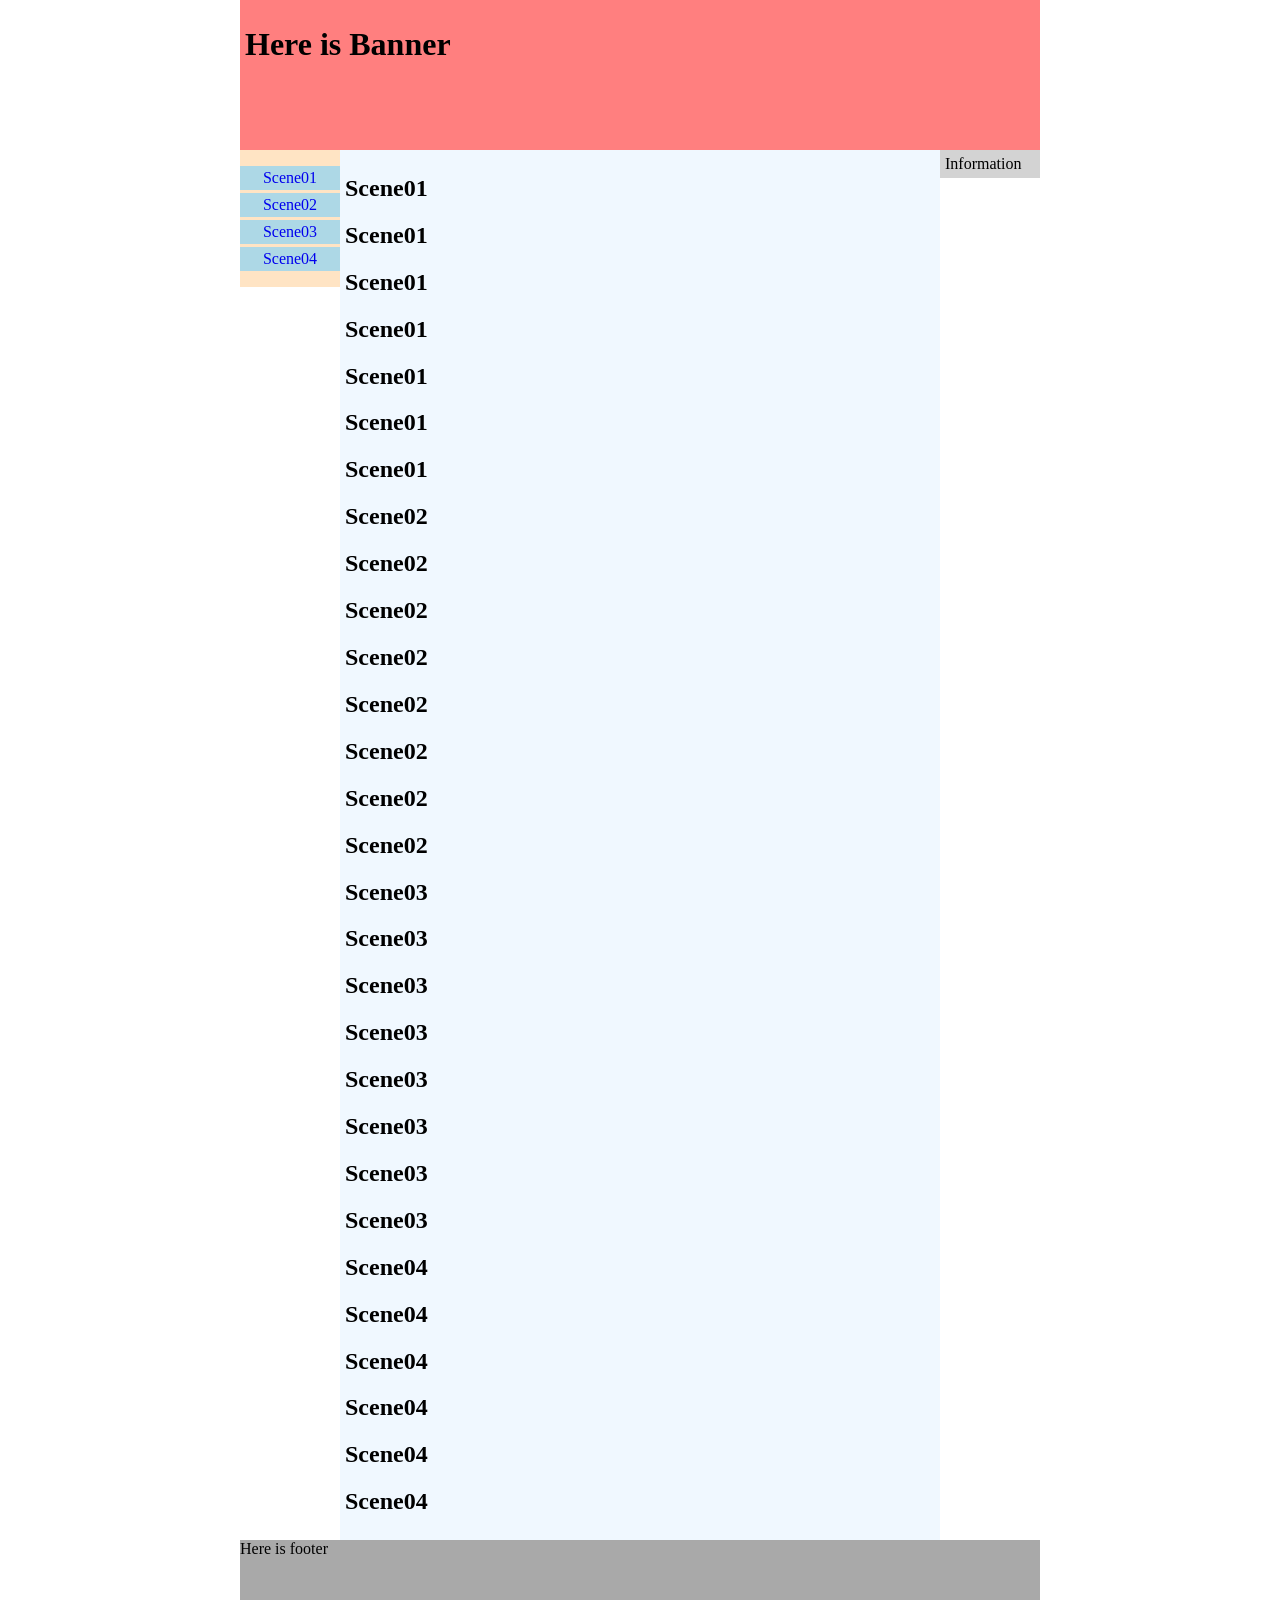
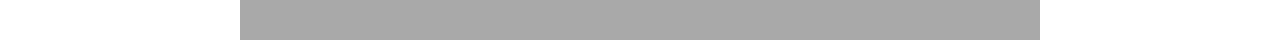
<file: as02/index.html>
<!DOCTYPE html>
<html>

<head>
    <title>My first Hand-Made Webpage</title>
    <meta name="viewport" content="width=device-width, initial-scale=1.0">
    <link rel="stylesheet" href="style.css">
    <!-- <style>
        #scene01, #scene02{
            color: red;
            text-align:center;
        }
    </style> -->
</head>

<body>
    <div id="wrapper">

        <div id="banner">
            <div class="text-container">
                <h1>Here is Banner</h1>
            </div>
        </div>
        <div id="banner-placeholder">&nbsp;</div>
        <div class="container">
            <div id="nav">
                <ul>
                    <li><a href="#scene01">Scene01</a></li>
                    <li><a href="#scene02">Scene02</a></li>
                    <li><a href="#scene03">Scene03</a></li>
                    <li><a href="#scene04">Scene04</a></li>
                </ul>
            </div>
            <div id="nav-placeholder">&nbsp;</div>
            <div id="content">
                <div class="text-container">
                    <section id="scene01">
                        <h1>Scene01</h1>
                        <h1>Scene01</h1>
                        <h1>Scene01</h1>
                        <h1>Scene01</h1>
                        <h1>Scene01</h1>
                        <h1>Scene01</h1>
                        <h1>Scene01</h1>
                    </section>
                    <section id="scene02">
                        <h1>Scene02</h1>
                        <h1>Scene02</h1>
                        <h1>Scene02</h1>
                        <h1>Scene02</h1>
                        <h1>Scene02</h1>
                        <h1>Scene02</h1>
                        <h1>Scene02</h1>
                        <h1>Scene02</h1>
                    </section>
                    <section id="scene03">
                        <h1>Scene03</h1>
                        <h1>Scene03</h1>
                        <h1>Scene03</h1>
                        <h1>Scene03</h1>
                        <h1>Scene03</h1>
                        <h1>Scene03</h1>
                        <h1>Scene03</h1>
                        <h1>Scene03</h1>
                    </section>
                    <section id="scene04">
                        <h1>Scene04</h1>
                        <h1>Scene04</h1>
                        <h1>Scene04</h1>
                        <h1>Scene04</h1>
                        <h1>Scene04</h1>
                        <h1>Scene04</h1>
                    </section>
                </div>
            </div>
            <div id="supporting">
                <div class="text-container">
                    Information
                </div>
            </div>
        </div>
        <div id="footer">Here is footer</div>
    </div> <!-- end of #wrapper -->
</body>

</html>
</file>
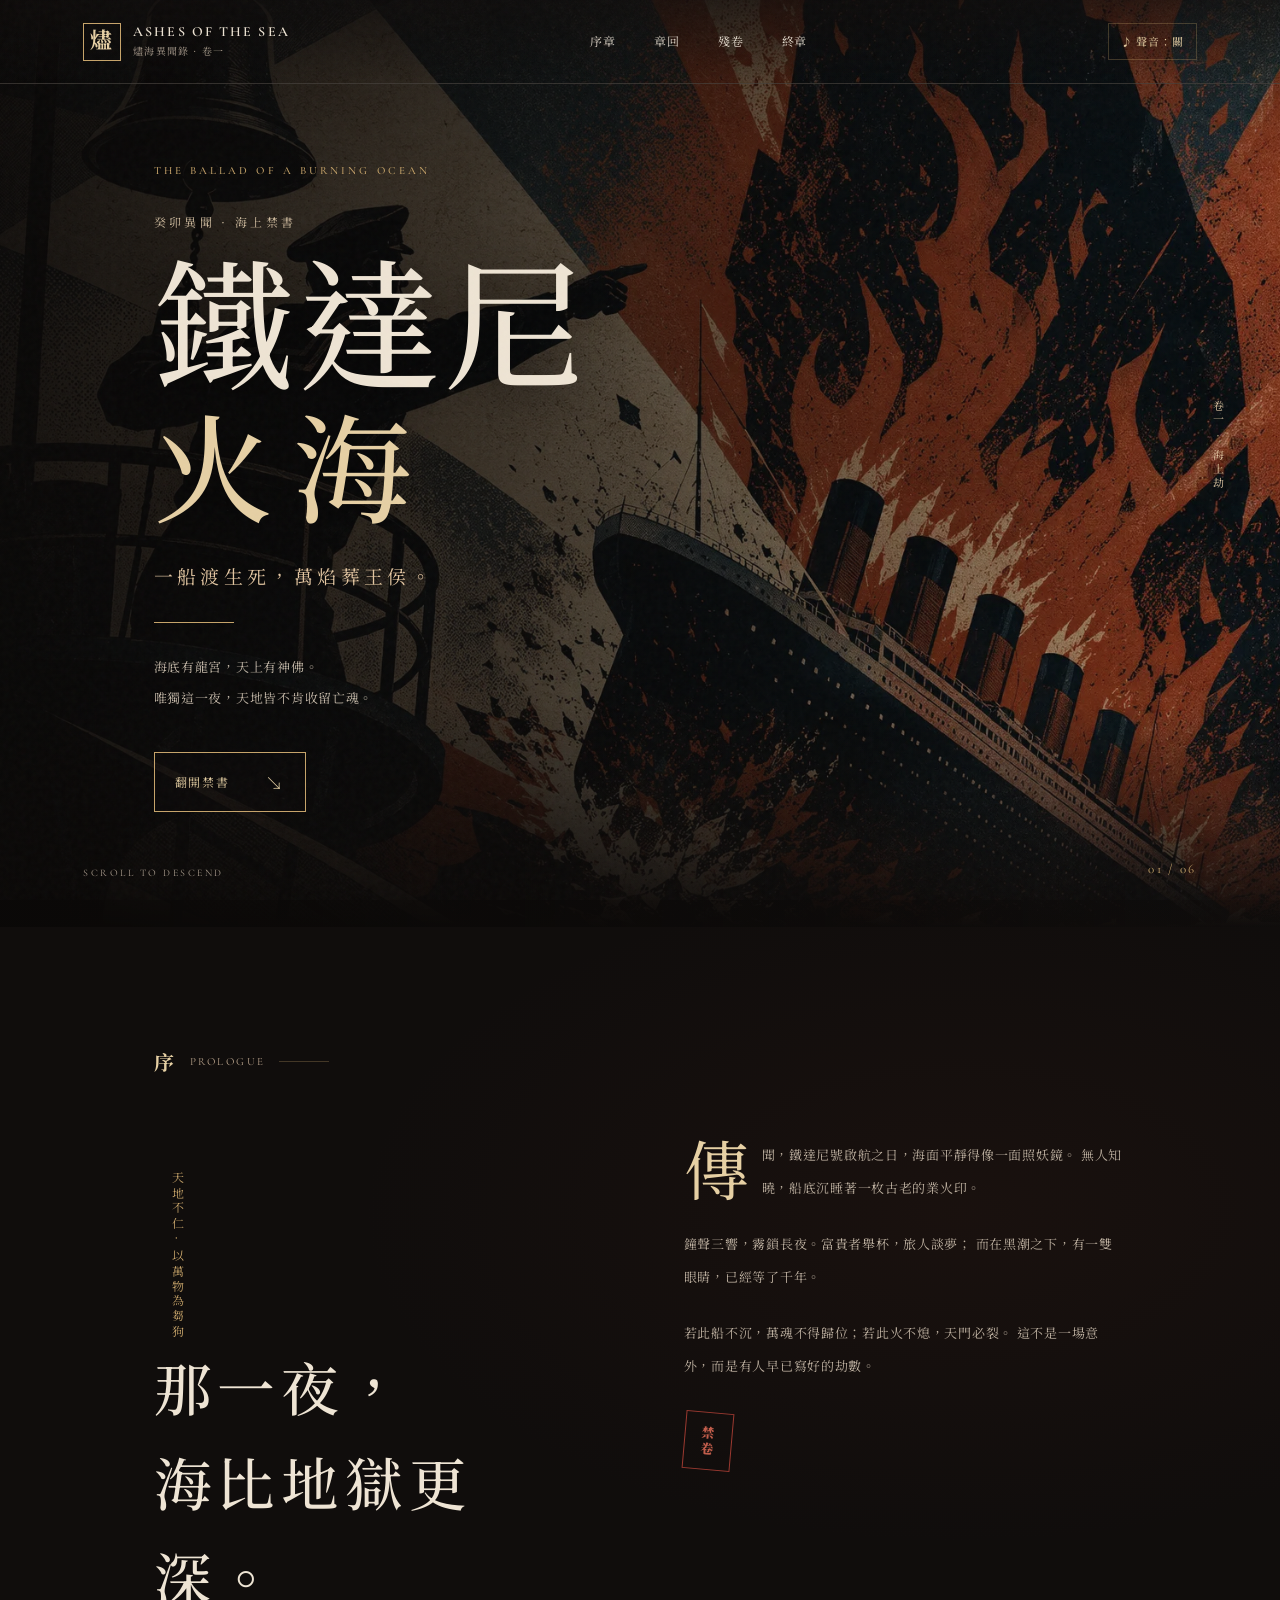
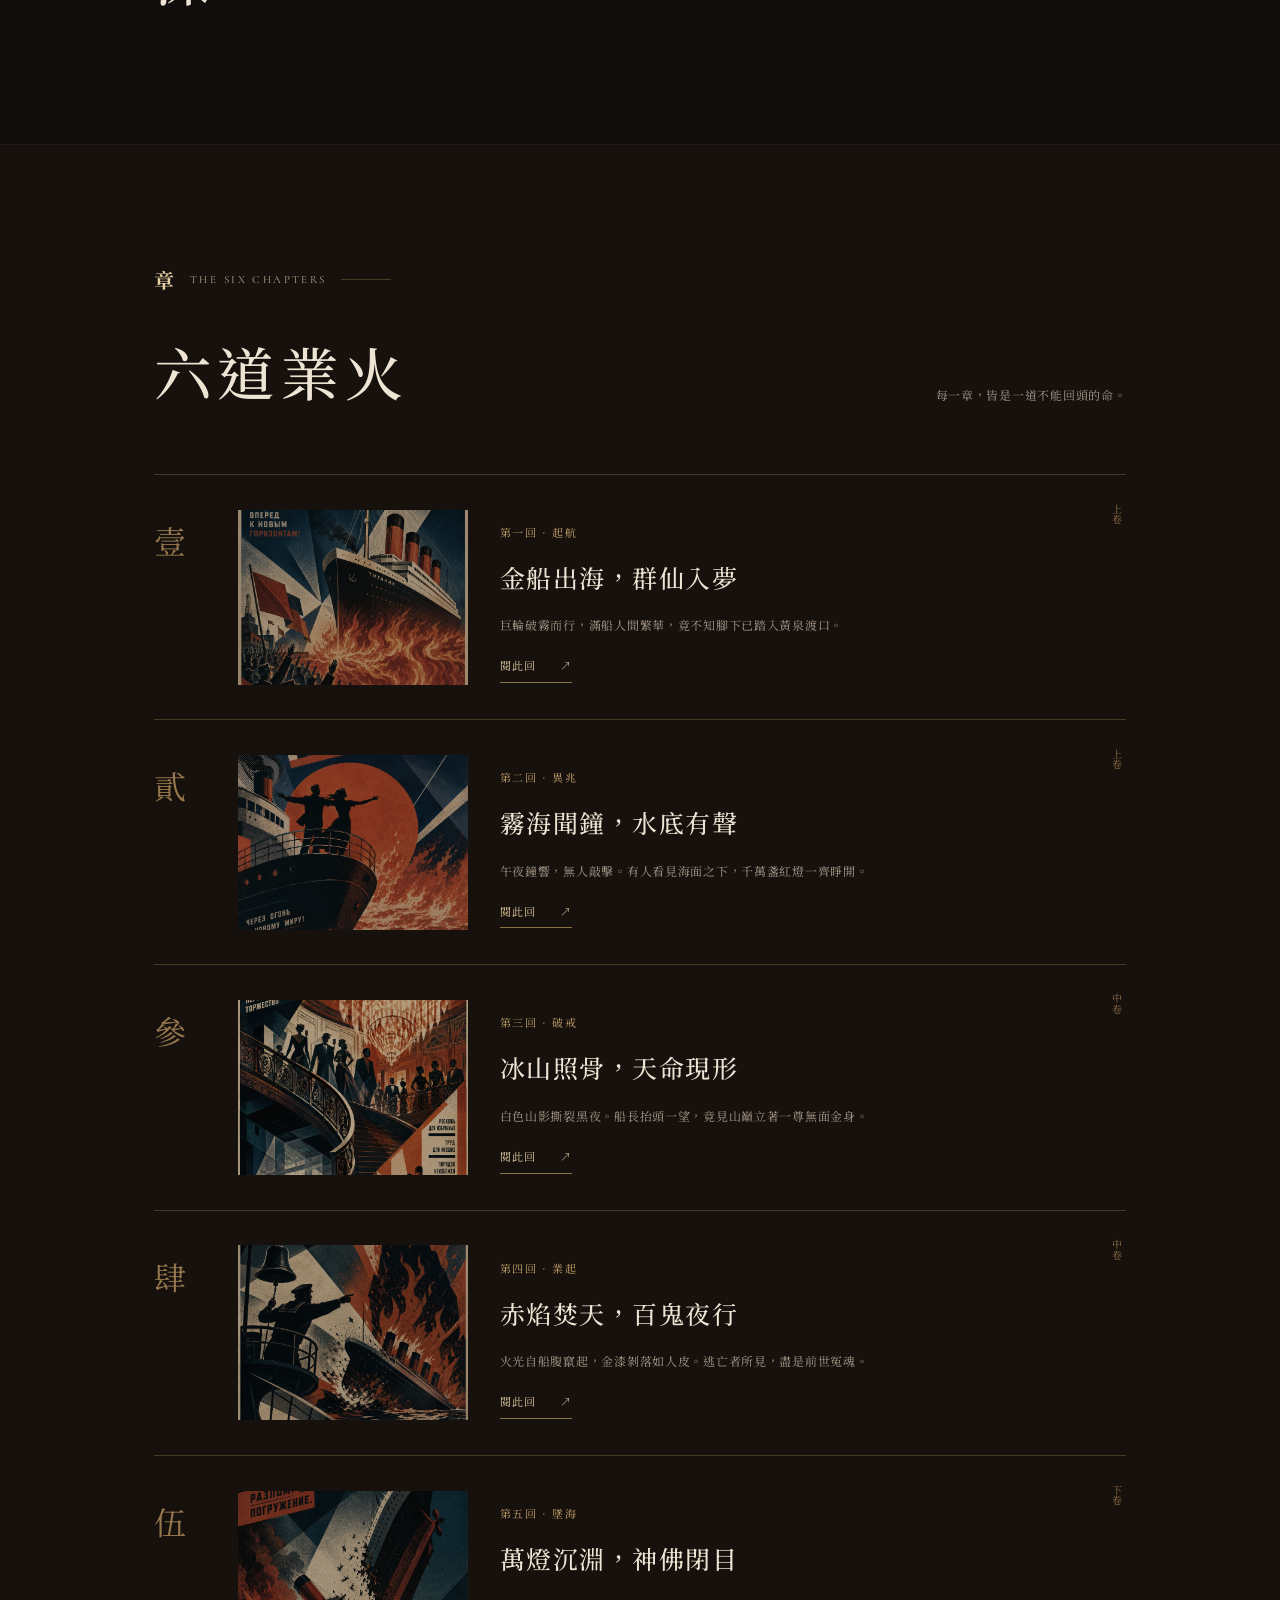
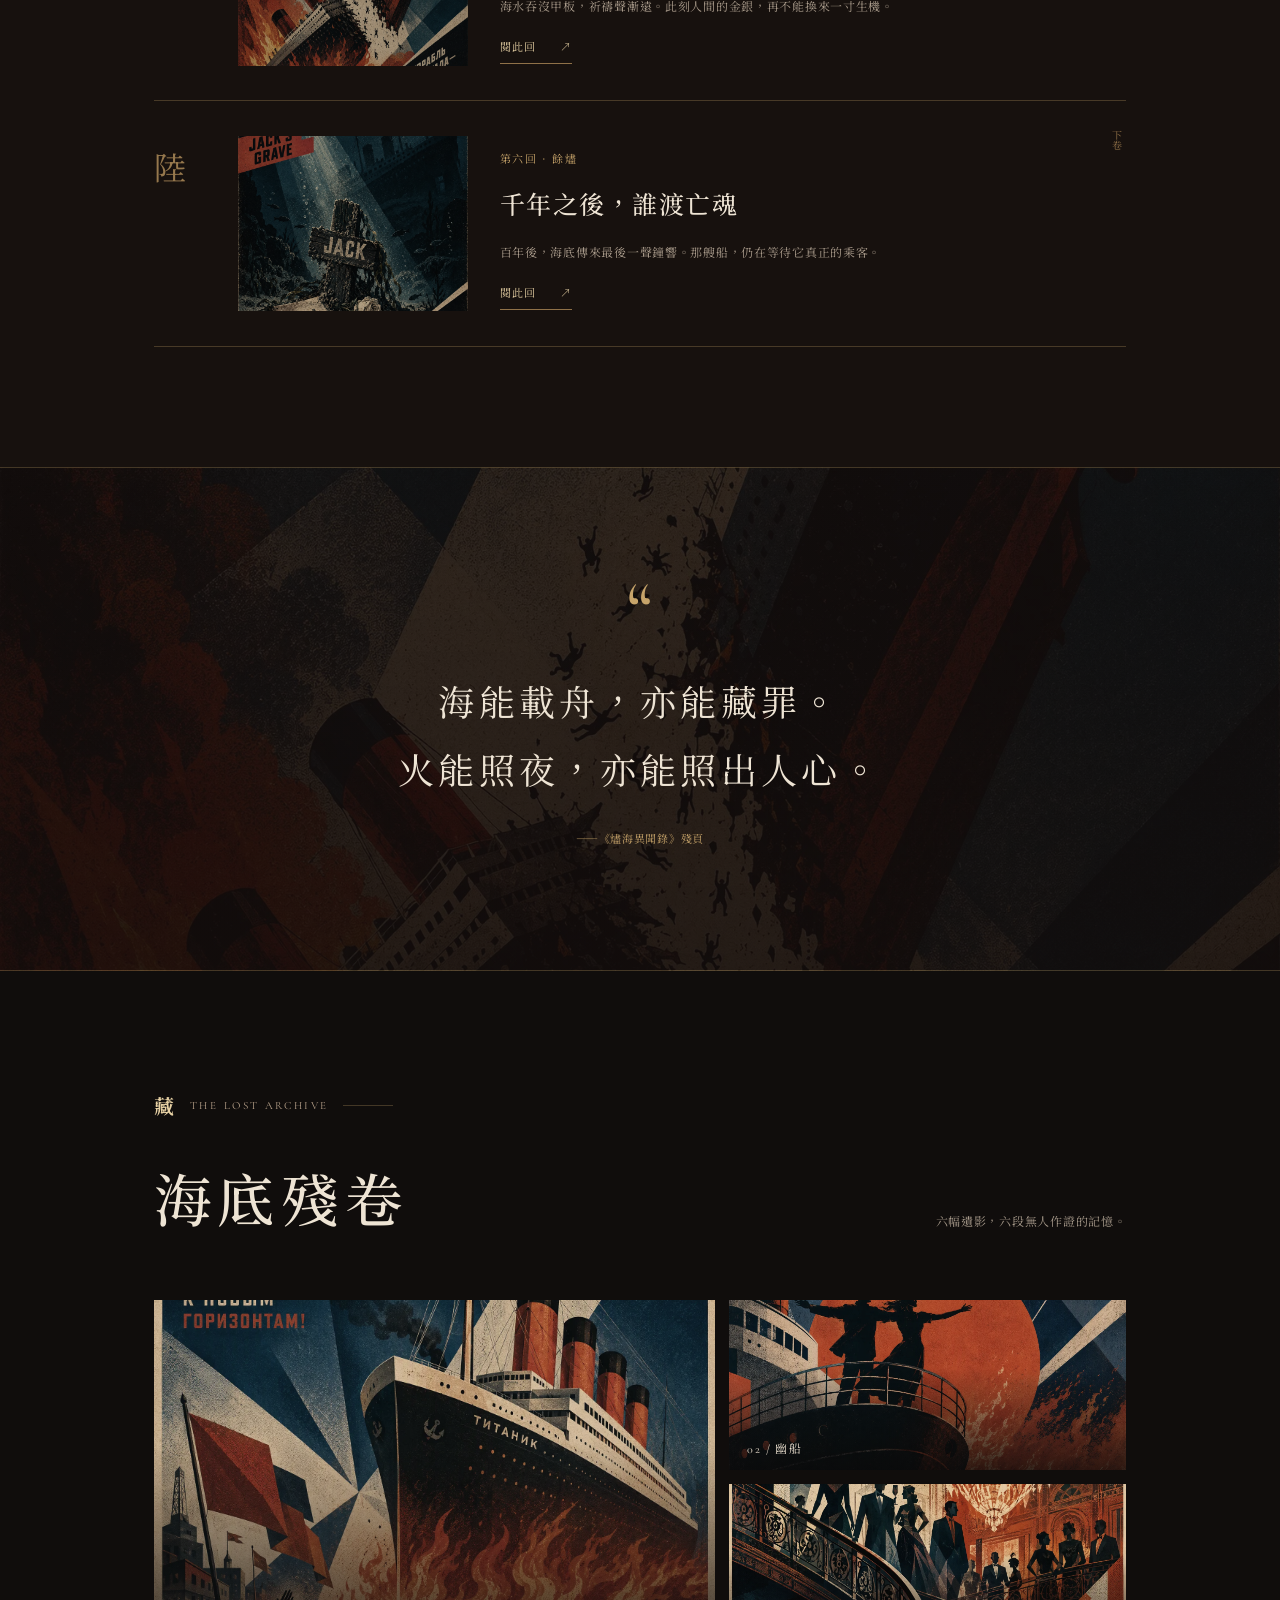
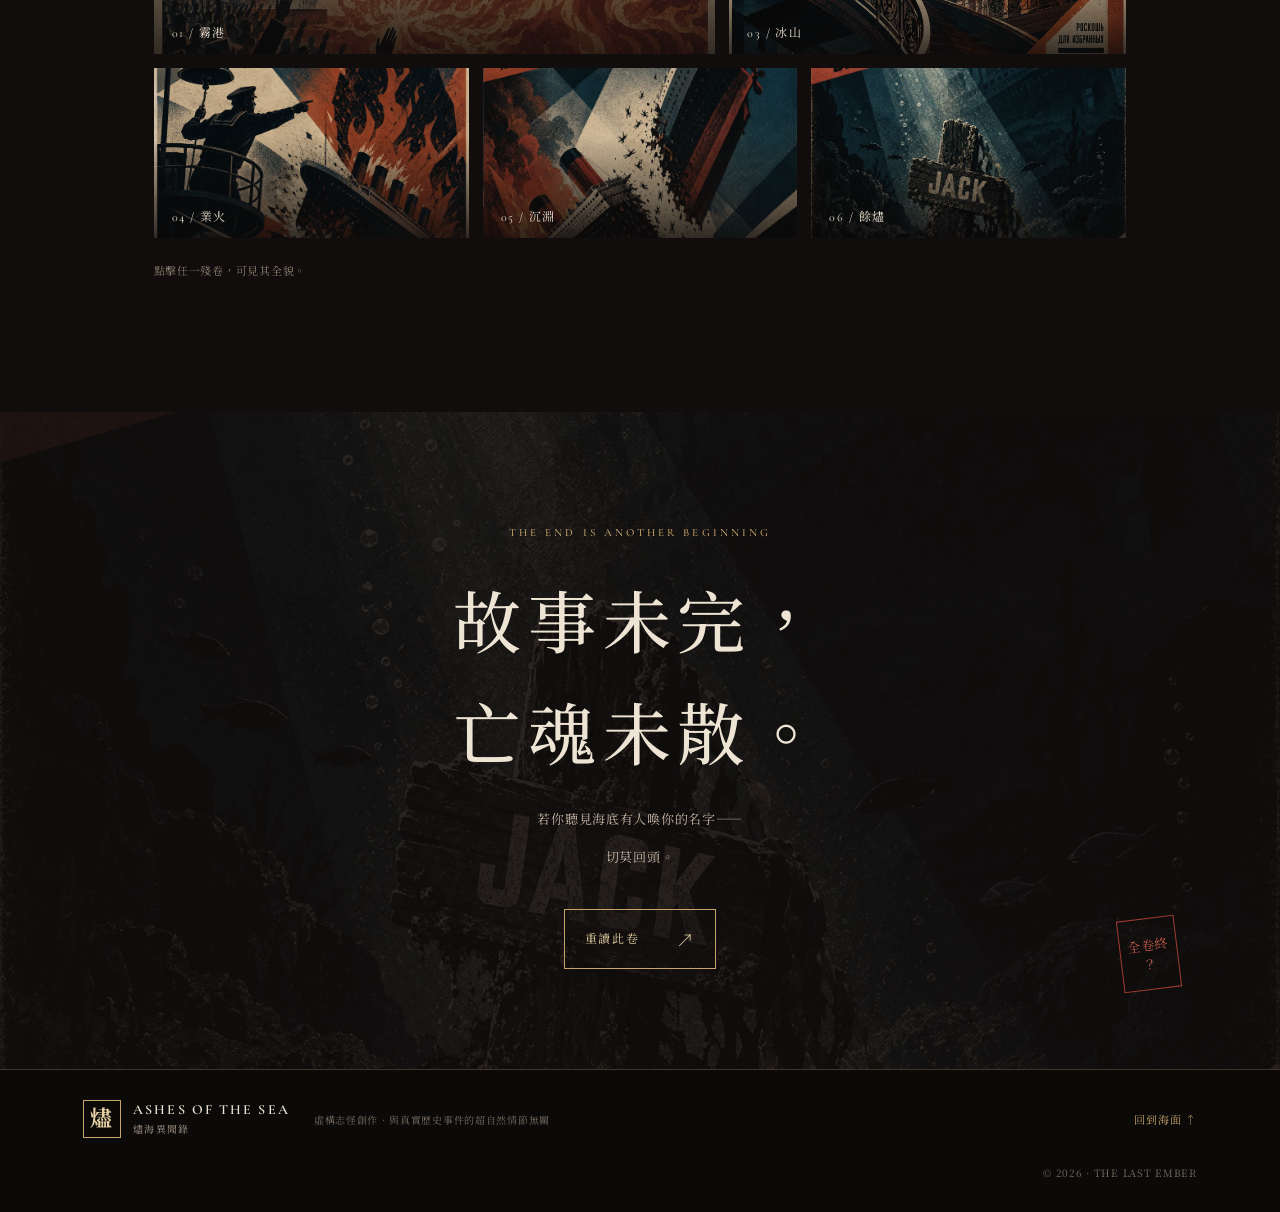
<file: as04/index.html>
<!DOCTYPE html>
<html lang="zh-Hant">
<head>
  <meta charset="UTF-8">
  <meta name="viewport" content="width=device-width, initial-scale=1.0">
  <meta name="theme-color" content="#100d0c">
  <meta name="description" content="鐵達尼火海：一場沉船、一場業火、一段被命運焚燒的神話。">
  <title>鐵達尼火海 — 燼海異聞錄</title>
  <link rel="stylesheet" href="style.css">
</head>
<body>
  <div class="grain" aria-hidden="true"></div>
  <div class="progress-track"><span id="progress"></span></div>

  <header class="topbar">
    <a class="brand" href="#home" aria-label="回到首頁">
      <span class="brand-mark">燼</span>
      <span>ASHES OF THE SEA<small>燼海異聞錄 · 卷一</small></span>
    </a>
    <button class="menu-toggle" id="menuToggle"
      aria-expanded="false" aria-label="開啟導覽">☰</button>
    <nav id="nav">
      <a href="#prologue">序章</a>
      <a href="#chapters">章回</a>
      <a href="#gallery">殘卷</a>
      <a href="#epilogue">終章</a>
    </nav>
    <button class="sound-btn" id="soundBtn" aria-pressed="false">
      ♪ <span>聲音：關</span>
    </button>
  </header>

  <main>
    <section class="hero" id="home">
      <div class="hero-image" role="img" aria-label="鐵達尼火海主視覺"></div>
      <div class="hero-shade"></div>
      <div class="hero-copy">
        <p class="eyebrow">THE BALLAD OF A BURNING OCEAN</p>
        <p class="hero-kicker">癸卯異聞 · 海上禁書</p>
        <h1>鐵達尼<span>火海</span></h1>
        <p class="hero-subtitle">一船渡生死，萬焰葬王侯。</p>
        <div class="hero-rule"></div>
        <p class="hero-desc">
          海底有龍宮，天上有神佛。<br>
          唯獨這一夜，天地皆不肯收留亡魂。
        </p>
        <a class="cta" href="#prologue">翻開禁書 <span>↘</span></a>
      </div>
      <div class="hero-side">卷一 · 海上劫</div>
      <div class="hero-index">01 / 06</div>
      <div class="scroll-note">SCROLL TO DESCEND</div>
    </section>

    <section class="intro section-pad" id="prologue">
      <div class="section-label"><span>序</span> PROLOGUE</div>
      <div class="intro-grid">
        <div>
          <p class="vertical-note">天地不仁 · 以萬物為芻狗</p>
          <h2>那一夜，<br>海比地獄更深。</h2>
        </div>
        <div class="intro-text">
          <p class="dropcap">
            傳聞，鐵達尼號啟航之日，海面平靜得像一面照妖鏡。
            無人知曉，船底沉睡著一枚古老的業火印。
          </p>
          <p>
            鐘聲三響，霧鎖長夜。富貴者舉杯，旅人談夢；
            而在黑潮之下，有一雙眼睛，已經等了千年。
          </p>
          <p>
            若此船不沉，萬魂不得歸位；若此火不熄，天門必裂。
            這不是一場意外，而是有人早已寫好的劫數。
          </p>
          <div class="seal">禁<br>卷</div>
        </div>
      </div>
    </section>

    <section class="chapters section-pad" id="chapters">
      <div class="section-label"><span>章</span> THE SIX CHAPTERS</div>
      <div class="section-heading">
        <h2>六道業火</h2>
        <p>每一章，皆是一道不能回頭的命。</p>
      </div>

      <div class="chapter-list">
        <article class="chapter" data-chapter="01">
          <div class="chapter-no">壹</div>
          <div class="chapter-image image-1" role="img" aria-label="第一章配圖"></div>
          <div class="chapter-copy">
            <p class="chapter-tag">第一回 · 起航</p>
            <h3>金船出海，群仙入夢</h3>
            <p>巨輪破霧而行，滿船人間繁華，竟不知腳下已踏入黃泉渡口。</p>
            <button class="read-btn" data-open="0">閱此回 <span>↗</span></button>
          </div>
          <span class="chapter-stamp">上卷</span>
        </article>

        <article class="chapter" data-chapter="02">
          <div class="chapter-no">貳</div>
          <div class="chapter-image image-2" role="img" aria-label="第二章配圖"></div>
          <div class="chapter-copy">
            <p class="chapter-tag">第二回 · 異兆</p>
            <h3>霧海聞鐘，水底有聲</h3>
            <p>午夜鐘響，無人敲擊。有人看見海面之下，千萬盞紅燈一齊睜開。</p>
            <button class="read-btn" data-open="1">閱此回 <span>↗</span></button>
          </div>
          <span class="chapter-stamp">上卷</span>
        </article>

        <article class="chapter" data-chapter="03">
          <div class="chapter-no">參</div>
          <div class="chapter-image image-3" role="img" aria-label="第三章配圖"></div>
          <div class="chapter-copy">
            <p class="chapter-tag">第三回 · 破戒</p>
            <h3>冰山照骨，天命現形</h3>
            <p>白色山影撕裂黑夜。船長抬頭一望，竟見山巔立著一尊無面金身。</p>
            <button class="read-btn" data-open="2">閱此回 <span>↗</span></button>
          </div>
          <span class="chapter-stamp">中卷</span>
        </article>

        <article class="chapter" data-chapter="04">
          <div class="chapter-no">肆</div>
          <div class="chapter-image image-4" role="img" aria-label="第四章配圖"></div>
          <div class="chapter-copy">
            <p class="chapter-tag">第四回 · 業起</p>
            <h3>赤焰焚天，百鬼夜行</h3>
            <p>火光自船腹竄起，金漆剝落如人皮。逃亡者所見，盡是前世冤魂。</p>
            <button class="read-btn" data-open="3">閱此回 <span>↗</span></button>
          </div>
          <span class="chapter-stamp">中卷</span>
        </article>

        <article class="chapter" data-chapter="05">
          <div class="chapter-no">伍</div>
          <div class="chapter-image image-5" role="img" aria-label="第五章配圖"></div>
          <div class="chapter-copy">
            <p class="chapter-tag">第五回 · 墜海</p>
            <h3>萬燈沉淵，神佛閉目</h3>
            <p>海水吞沒甲板，祈禱聲漸遠。此刻人間的金銀，再不能換來一寸生機。</p>
            <button class="read-btn" data-open="4">閱此回 <span>↗</span></button>
          </div>
          <span class="chapter-stamp">下卷</span>
        </article>

        <article class="chapter" data-chapter="06">
          <div class="chapter-no">陸</div>
          <div class="chapter-image image-6" role="img" aria-label="第六章配圖"></div>
          <div class="chapter-copy">
            <p class="chapter-tag">第六回 · 餘燼</p>
            <h3>千年之後，誰渡亡魂</h3>
            <p>百年後，海底傳來最後一聲鐘響。那艘船，仍在等待它真正的乘客。</p>
            <button class="read-btn" data-open="5">閱此回 <span>↗</span></button>
          </div>
          <span class="chapter-stamp">下卷</span>
        </article>
      </div>
    </section>

    <section class="quote-band">
      <div class="quote-mark">“</div>
      <blockquote>海能載舟，亦能藏罪。<br>火能照夜，亦能照出人心。</blockquote>
      <p>——《燼海異聞錄》殘頁</p>
    </section>

    <section class="gallery section-pad" id="gallery">
      <div class="section-label"><span>藏</span> THE LOST ARCHIVE</div>
      <div class="section-heading">
        <h2>海底殘卷</h2>
        <p>六幅遺影，六段無人作證的記憶。</p>
      </div>
      <div class="gallery-grid">
        <button class="gallery-item g1" data-gallery="0" aria-label="放大第一張照片">
          <span>01 / 霧港</span>
        </button>
        <button class="gallery-item g2" data-gallery="1" aria-label="放大第二張照片">
          <span>02 / 幽船</span>
        </button>
        <button class="gallery-item g3" data-gallery="2" aria-label="放大第三張照片">
          <span>03 / 冰山</span>
        </button>
        <button class="gallery-item g4" data-gallery="3" aria-label="放大第四張照片">
          <span>04 / 業火</span>
        </button>
        <button class="gallery-item g5" data-gallery="4" aria-label="放大第五張照片">
          <span>05 / 沉淵</span>
        </button>
        <button class="gallery-item g6" data-gallery="5" aria-label="放大第六張照片">
          <span>06 / 餘燼</span>
        </button>
      </div>
      <p class="gallery-hint">點擊任一殘卷，可見其全貌。</p>
    </section>

    <section class="epilogue" id="epilogue">
      <div class="epilogue-image"></div>
      <div class="epilogue-content">
        <p class="eyebrow">THE END IS ANOTHER BEGINNING</p>
        <h2>故事未完，<br>亡魂未散。</h2>
        <p>若你聽見海底有人喚你的名字——</p>
        <p>切莫回頭。</p>
        <button class="cta" id="restartBtn">重讀此卷 <span>↗</span></button>
      </div>
      <div class="end-seal">全卷終<br>？</div>
    </section>
  </main>

  <footer class="footer">
    <a class="brand" href="#home"><span class="brand-mark">燼</span>
      <span>ASHES OF THE SEA<small>燼海異聞錄</small></span>
    </a>
    <p>虛構志怪創作 · 與真實歷史事件的超自然情節無關</p>
    <a href="#home" class="back-top">回到海面 ↑</a>
    <span class="copyright">© 2026 · THE LAST EMBER</span>
  </footer>

  <!-- 章回閱讀視窗 -->
  <div class="modal" id="chapterModal" role="dialog"
       aria-modal="true" aria-labelledby="modalTitle" hidden>
    <div class="modal-panel">
      <button class="modal-close" data-close aria-label="關閉">×</button>
      <p class="chapter-tag" id="modalTag">第一回</p>
      <h2 id="modalTitle">金船出海，群仙入夢</h2>
      <div class="modal-divider"></div>
      <p id="modalText"></p>
      <div class="modal-actions">
        <button class="read-btn" id="prevChapter">← 上一回</button>
        <button class="read-btn" id="nextChapter">下一回 →</button>
      </div>
    </div>
  </div>

  <!-- 圖片燈箱 -->
  <div class="lightbox" id="lightbox" role="dialog"
       aria-modal="true" aria-label="照片檢視器" hidden>
    <button class="lightbox-close" data-lightbox-close aria-label="關閉">×</button>
    <button class="lightbox-prev" aria-label="上一張">←</button>
    <img id="lightboxImage" src="images/photo-01.jpg" alt="海底殘卷">
    <button class="lightbox-next" aria-label="下一張">→</button>
    <p id="lightboxCaption">01 / 霧港</p>
  </div>

  <button class="top-button" id="topBtn" aria-label="回到頂部">↑</button>
  <div class="toast" id="toast" role="status" aria-live="polite"></div>

  <script>
    const chapters = [
      {
        tag: "第一回 · 起航",
        title: "金船出海，群仙入夢",
        text: "泰坦巨輪自霧港出航，煙囪吐出四道黑煙，宛若四條巨龍直衝天門。宴會廳裡，金杯相碰，琴聲如水。只有一名衣衫破舊的旅人，始終面朝船尾。他說，這艘船並非駛向新大陸，而是要將一筆千年的舊債，送回海底。"
      },
      {
        tag: "第二回 · 異兆",
        title: "霧海聞鐘，水底有聲",
        text: "夜半子時，船鐘忽然自鳴三響。守夜者循聲望去，只見海面無風起紋，黑水之下排列著無數赤色燈籠。老水手跪地低語：那不是燈，是未能登岸的亡魂。此刻，所有羅盤同時失了方向，唯有船底傳來沉重的敲擊。"
      },
      {
        tag: "第三回 · 破戒",
        title: "冰山照骨，天命現形",
        text: "冰山現於前方，月色照得山體如一座白骨法壇。船長命人轉舵，舵輪卻重如山岳。甲板上，那名旅人緩緩抬頭，眼中映出一尊無面金身。他說：天命已至。巨輪發出長嘯，鋼鐵裂開的聲音，彷彿有什麼古老之物，終於從沉睡中醒來。"
      },
      {
        tag: "第四回 · 業起",
        title: "赤焰焚天，百鬼夜行",
        text: "最初的火光出現在無人看守的底艙。烈焰沿著鐵壁爬行，卻不燒木、不焚布，只追逐每個人腳下的影子。人群四散奔逃，走廊盡頭卻反覆出現同一扇門。門後傳來故人的聲音。旅人拔出一枚銅印，印上刻著四字：因果自還。"
      },
      {
        tag: "第五回 · 墜海",
        title: "萬燈沉淵，神佛閉目",
        text: "船身傾斜，樂隊仍在演奏最後一曲。海水漫過樓梯，吞沒華服與珠寶。有人高呼神明之名，蒼穹卻沒有半點回應。旅人將銅印投入海中，火焰忽然化作漫天蓮燈。每一盞燈裡，都有一張等待歸家的臉。"
      },
      {
        tag: "第六回 · 餘燼",
        title: "千年之後，誰渡亡魂",
        text: "多年以後，海底勘探者在殘骸中發現一枚完好無損的銅印。打撈當夜，海上無月，儀器卻錄下三聲古老鐘響。有人說，沉船從未真正沉沒，只是駛入了凡人看不見的海域。而那名旅人，仍站在船尾，等待下一個自以為不會溺亡的人。"
      }
    ];

    const photos = [
      { src: "images/photo-01.jpg", caption: "01 / 霧港" },
      { src: "images/photo-02.jpg", caption: "02 / 幽船" },
      { src: "images/photo-03.jpg", caption: "03 / 冰山" },
      { src: "images/photo-04.jpg", caption: "04 / 業火" },
      { src: "images/photo-05.jpg", caption: "05 / 沉淵" },
      { src: "images/photo-06.jpg", caption: "06 / 餘燼" }
    ];

    const chapterModal = document.getElementById("chapterModal");
    const lightbox = document.getElementById("lightbox");
    let currentChapter = 0;
    let currentPhoto = 0;
    let previousFocus = null;
    let toastTimer;

    function showToast(message) {
      const toast = document.getElementById("toast");
      toast.textContent = message;
      toast.classList.add("show");
      clearTimeout(toastTimer);
      toastTimer = setTimeout(() => toast.classList.remove("show"), 2200);
    }

    function openChapter(index) {
      currentChapter = (index + chapters.length) % chapters.length;
      const c = chapters[currentChapter];
      document.getElementById("modalTag").textContent = c.tag;
      document.getElementById("modalTitle").textContent = c.title;
      document.getElementById("modalText").textContent = c.text;
      previousFocus = document.activeElement;
      chapterModal.hidden = false;
      document.body.classList.add("no-scroll");
      chapterModal.querySelector(".modal-close").focus();
    }

    function closeChapter() {
      chapterModal.hidden = true;
      if (lightbox.hidden) document.body.classList.remove("no-scroll");
      if (previousFocus) previousFocus.focus();
    }

    document.querySelectorAll("[data-open]").forEach(button => {
      button.addEventListener("click", () => openChapter(Number(button.dataset.open)));
    });
    document.getElementById("prevChapter").addEventListener("click", () => openChapter(currentChapter - 1));
    document.getElementById("nextChapter").addEventListener("click", () => openChapter(currentChapter + 1));
    chapterModal.querySelector("[data-close]").addEventListener("click", closeChapter);
    chapterModal.addEventListener("click", event => {
      if (event.target === chapterModal) closeChapter();
    });

    function openPhoto(index) {
      currentPhoto = (index + photos.length) % photos.length;
      const photo = photos[currentPhoto];
      document.getElementById("lightboxImage").src = photo.src;
      document.getElementById("lightboxImage").alt = photo.caption;
      document.getElementById("lightboxCaption").textContent = photo.caption;
      previousFocus = document.activeElement;
      lightbox.hidden = false;
      document.body.classList.add("no-scroll");
      lightbox.querySelector(".lightbox-close").focus();
    }

    function closePhoto() {
      lightbox.hidden = true;
      if (chapterModal.hidden) document.body.classList.remove("no-scroll");
      if (previousFocus) previousFocus.focus();
    }

    document.querySelectorAll("[data-gallery]").forEach(button => {
      button.addEventListener("click", () => openPhoto(Number(button.dataset.gallery)));
    });
    lightbox.querySelector("[data-lightbox-close]").addEventListener("click", closePhoto);
    lightbox.querySelector(".lightbox-prev").addEventListener("click", () => openPhoto(currentPhoto - 1));
    lightbox.querySelector(".lightbox-next").addEventListener("click", () => openPhoto(currentPhoto + 1));
    lightbox.addEventListener("click", event => {
      if (event.target === lightbox) closePhoto();
    });

    document.addEventListener("keydown", event => {
      if (event.key === "Escape") {
        if (!lightbox.hidden) closePhoto();
        else if (!chapterModal.hidden) closeChapter();
      }
      if (!lightbox.hidden && event.key === "ArrowRight") openPhoto(currentPhoto + 1);
      if (!lightbox.hidden && event.key === "ArrowLeft") openPhoto(currentPhoto - 1);
    });

    const menuToggle = document.getElementById("menuToggle");
    const nav = document.getElementById("nav");
    menuToggle.addEventListener("click", () => {
      const isOpen = nav.classList.toggle("nav-open");
      menuToggle.setAttribute("aria-expanded", String(isOpen));
      menuToggle.textContent = isOpen ? "×" : "☰";
    });
    nav.querySelectorAll("a").forEach(link => link.addEventListener("click", () => {
      nav.classList.remove("nav-open");
      menuToggle.setAttribute("aria-expanded", "false");
      menuToggle.textContent = "☰";
    }));

    const progress = document.getElementById("progress");
    const topBtn = document.getElementById("topBtn");
    function updateScrollUI() {
      const maxScroll = document.documentElement.scrollHeight - window.innerHeight;
      const percent = maxScroll > 0 ? (window.scrollY / maxScroll) * 100 : 0;
      progress.style.width = percent + "%";
      topBtn.classList.toggle("visible", window.scrollY > 500);
    }
    window.addEventListener("scroll", updateScrollUI, { passive: true });
    updateScrollUI();
    topBtn.addEventListener("click", () => window.scrollTo({ top: 0, behavior: "smooth" }));
    document.getElementById("restartBtn").addEventListener("click", () => {
      window.scrollTo({ top: 0, behavior: "smooth" });
      showToast("禁卷重啟：請再入此局。");
    });

    // 聲音開關：使用瀏覽器合成音效，不需外部音檔
    let audioContext = null;
    let soundOn = false;
    const soundBtn = document.getElementById("soundBtn");
    soundBtn.addEventListener("click", () => {
      soundOn = !soundOn;
      soundBtn.setAttribute("aria-pressed", String(soundOn));
      soundBtn.querySelector("span").textContent = soundOn ? "聲音：開" : "聲音：關";
      if (soundOn) {
        try {
          const AudioCtx = window.AudioContext || window.webkitAudioContext;
          if (AudioCtx) {
            audioContext = audioContext || new AudioCtx();
            if (audioContext.state === "suspended") audioContext.resume();
            const osc = audioContext.createOscillator();
            const gain = audioContext.createGain();
            osc.type = "sine";
            osc.frequency.setValueAtTime(110, audioContext.currentTime);
            gain.gain.setValueAtTime(0.0001, audioContext.currentTime);
            gain.gain.exponentialRampToValueAtTime(0.045, audioContext.currentTime + 0.08);
            gain.gain.exponentialRampToValueAtTime(0.0001, audioContext.currentTime + 1.1);
            osc.connect(gain);
            gain.connect(audioContext.destination);
            osc.start();
            osc.stop(audioContext.currentTime + 1.15);
          } else {
            showToast("此瀏覽器不支援合成音效。");
          }
        } catch (error) {
          showToast("瀏覽器未允許播放音效。");
        }
      }
      showToast(soundOn ? "幽海鐘聲已喚醒。" : "已歸於寂靜。");
    });

    // 圖片不存在時提供清楚提示
    document.querySelectorAll(".chapter-image, .gallery-item").forEach((el, index) => {
      const photo = photos[index % photos.length];
      const img = new Image();
      img.onerror = () => {
        el.classList.add("image-missing");
        el.setAttribute("title", "請確認 " + photo.src + " 已上傳");
      };
      img.src = photo.src;
    });
  </script>
</body>
</html>
</file>
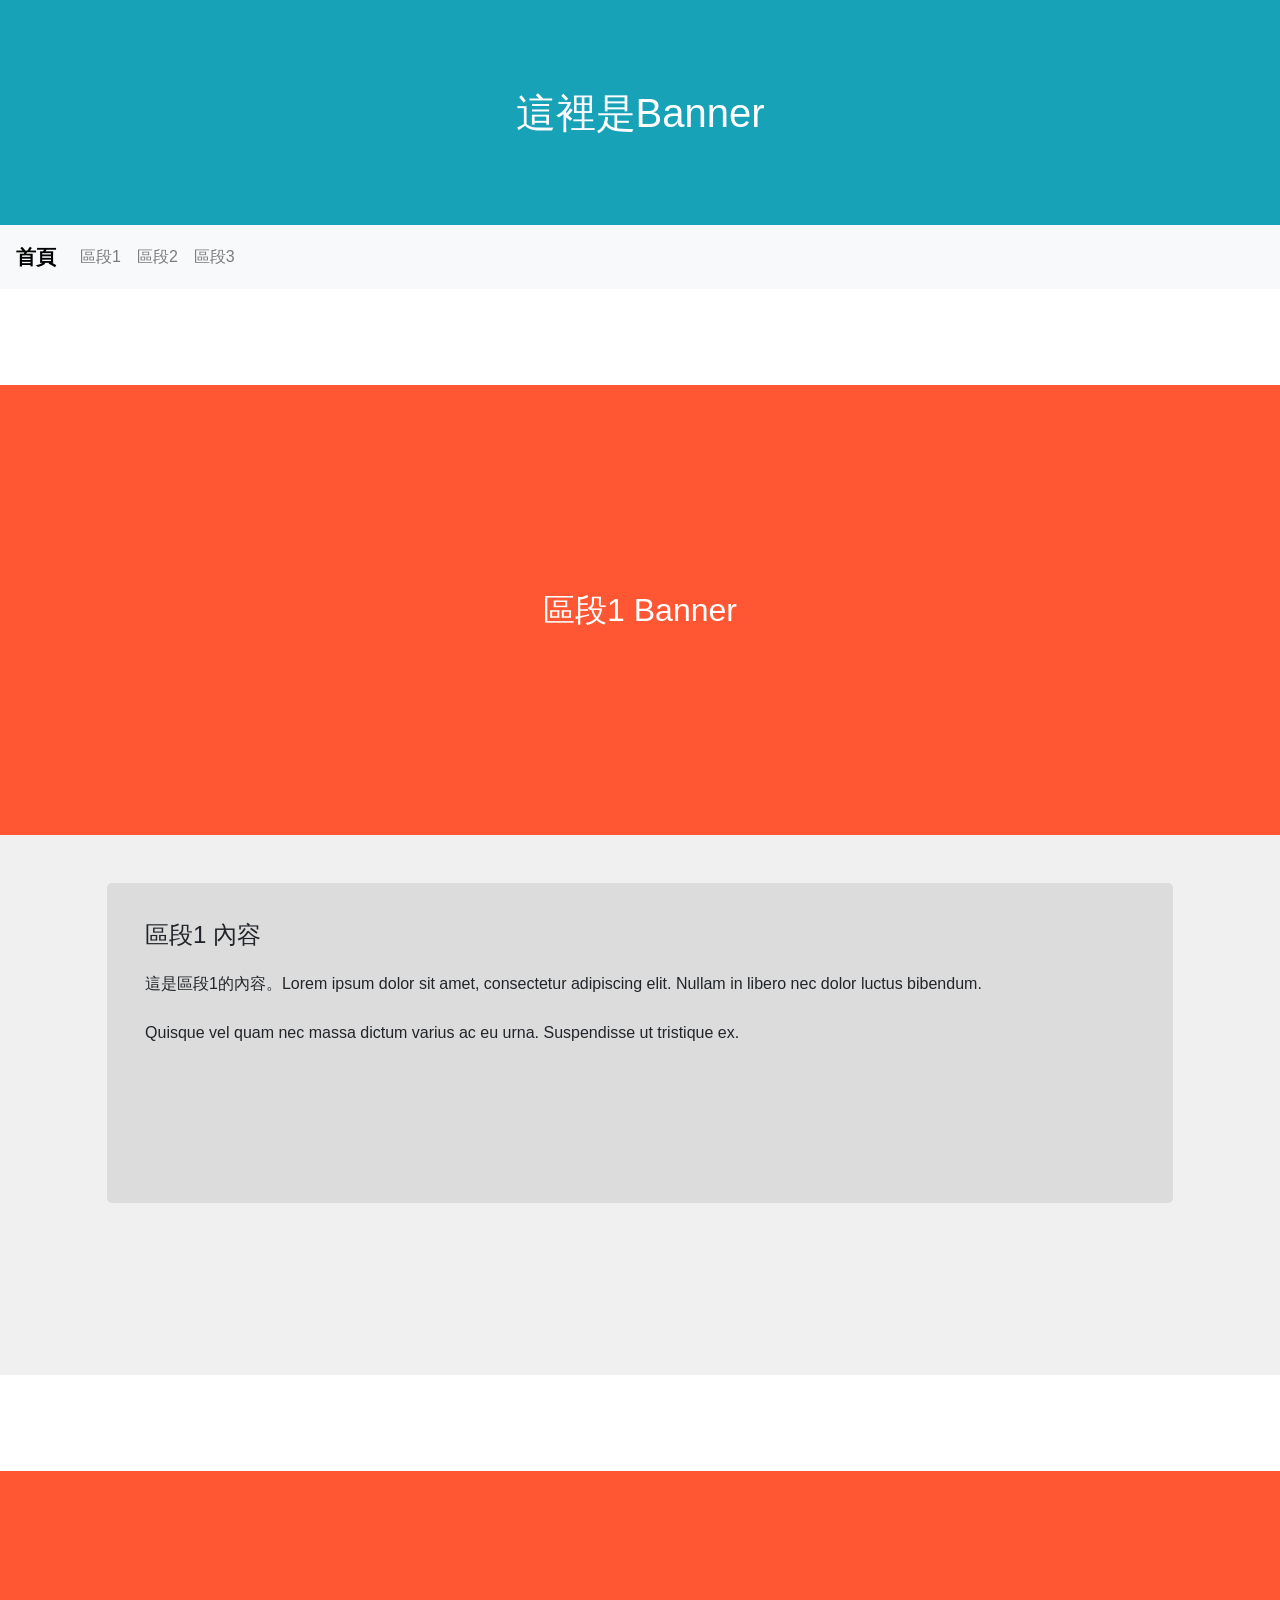
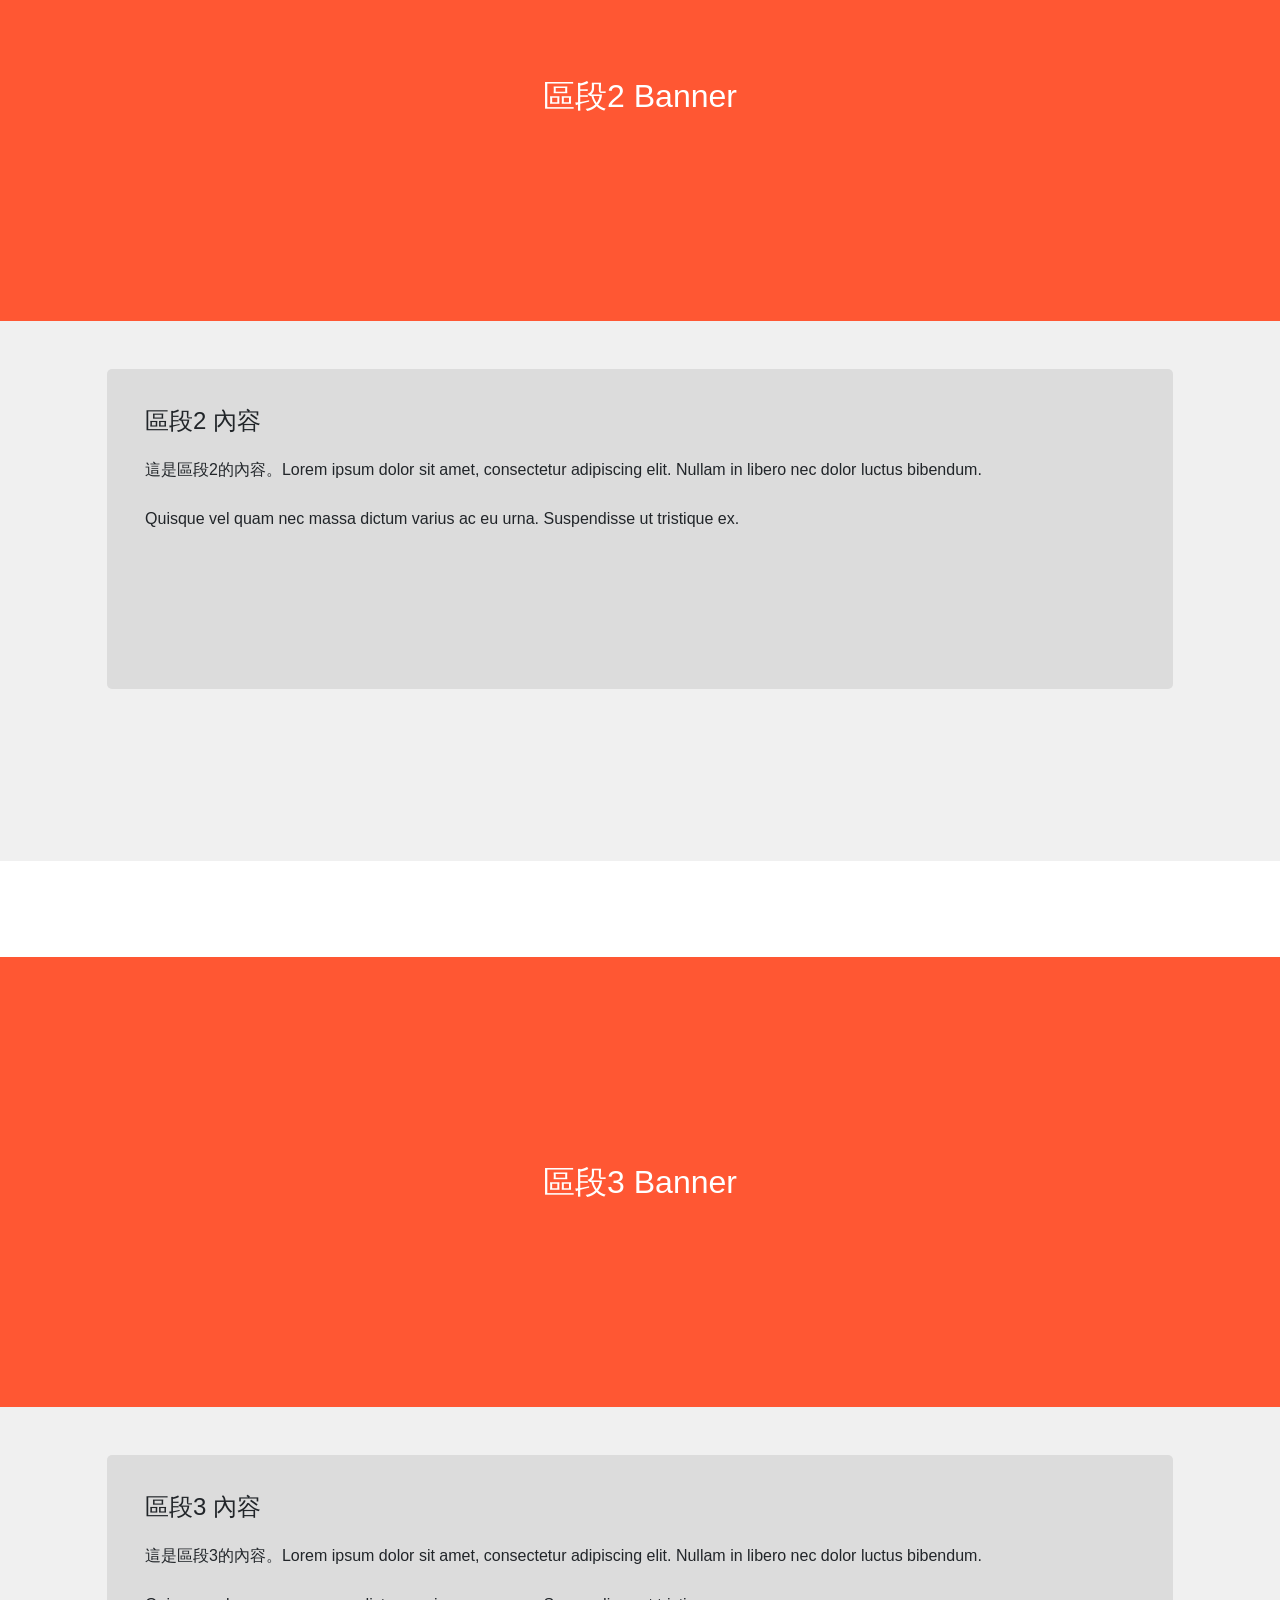
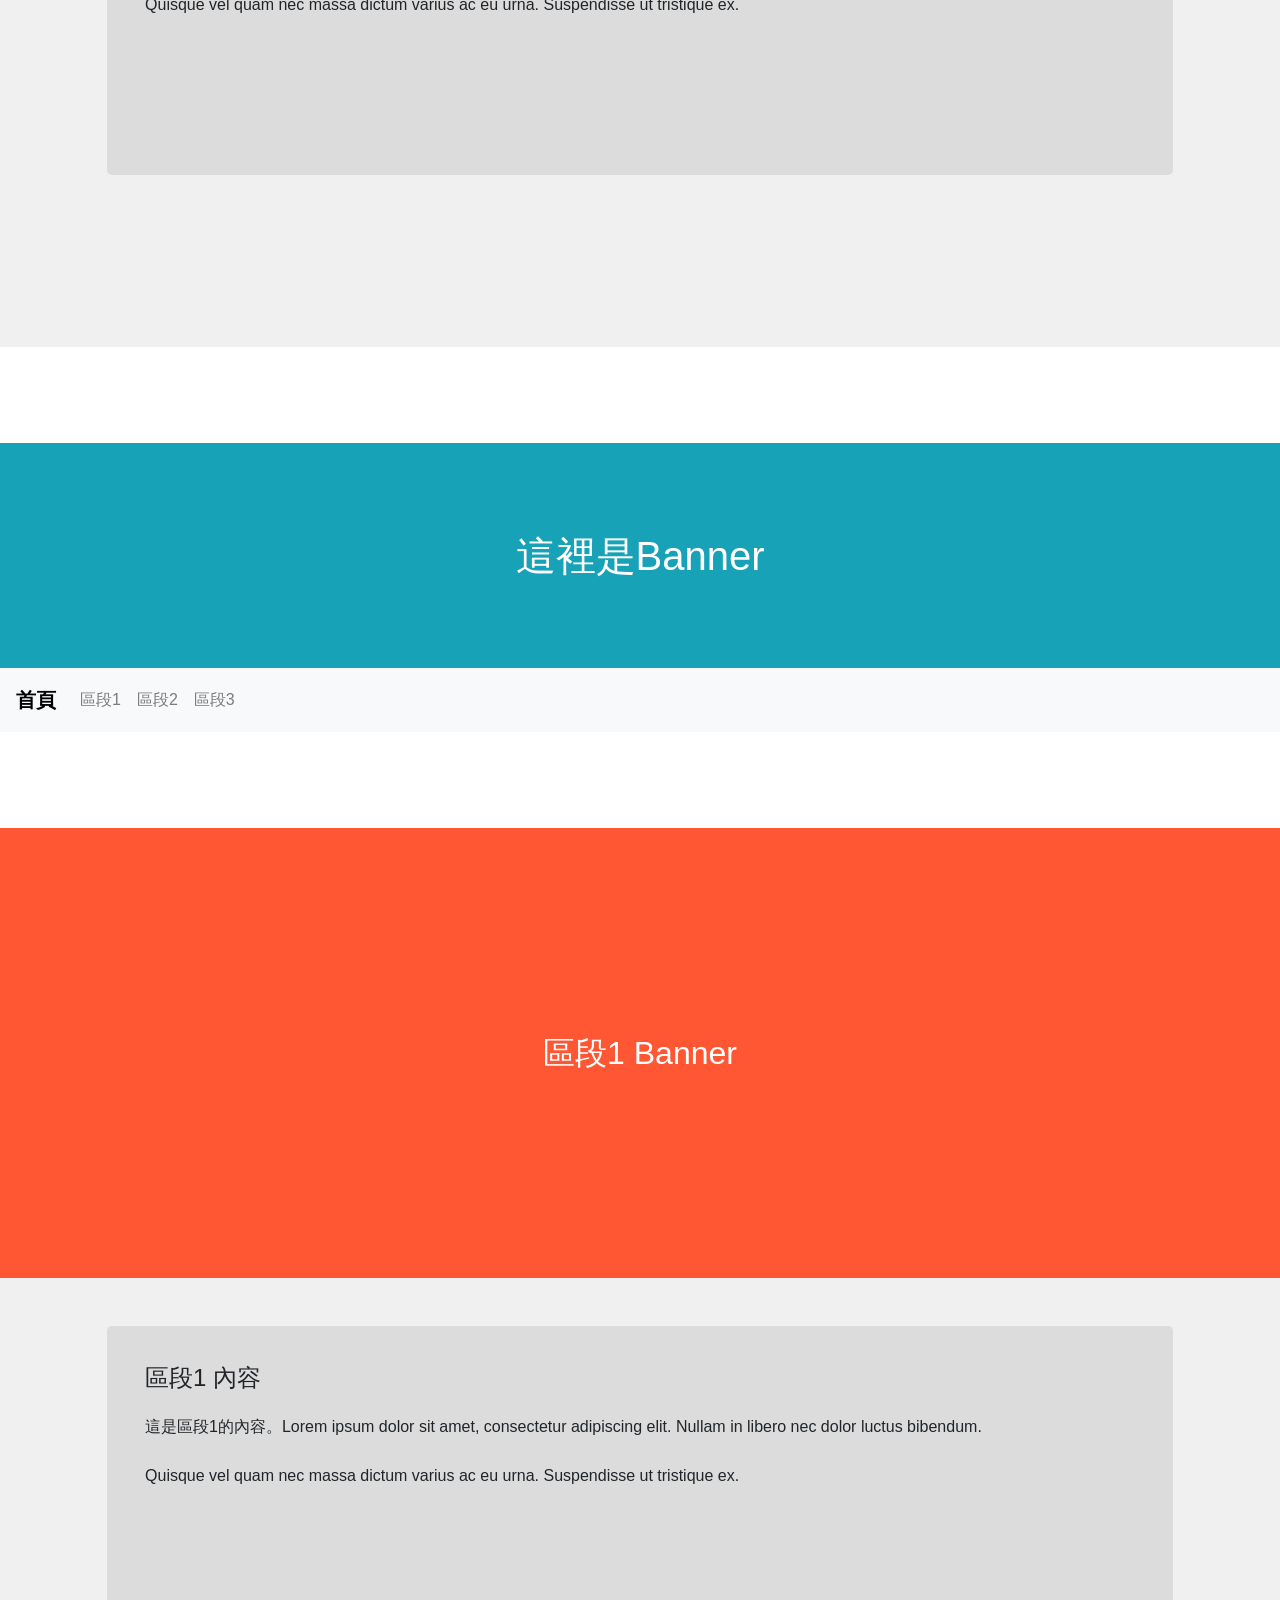
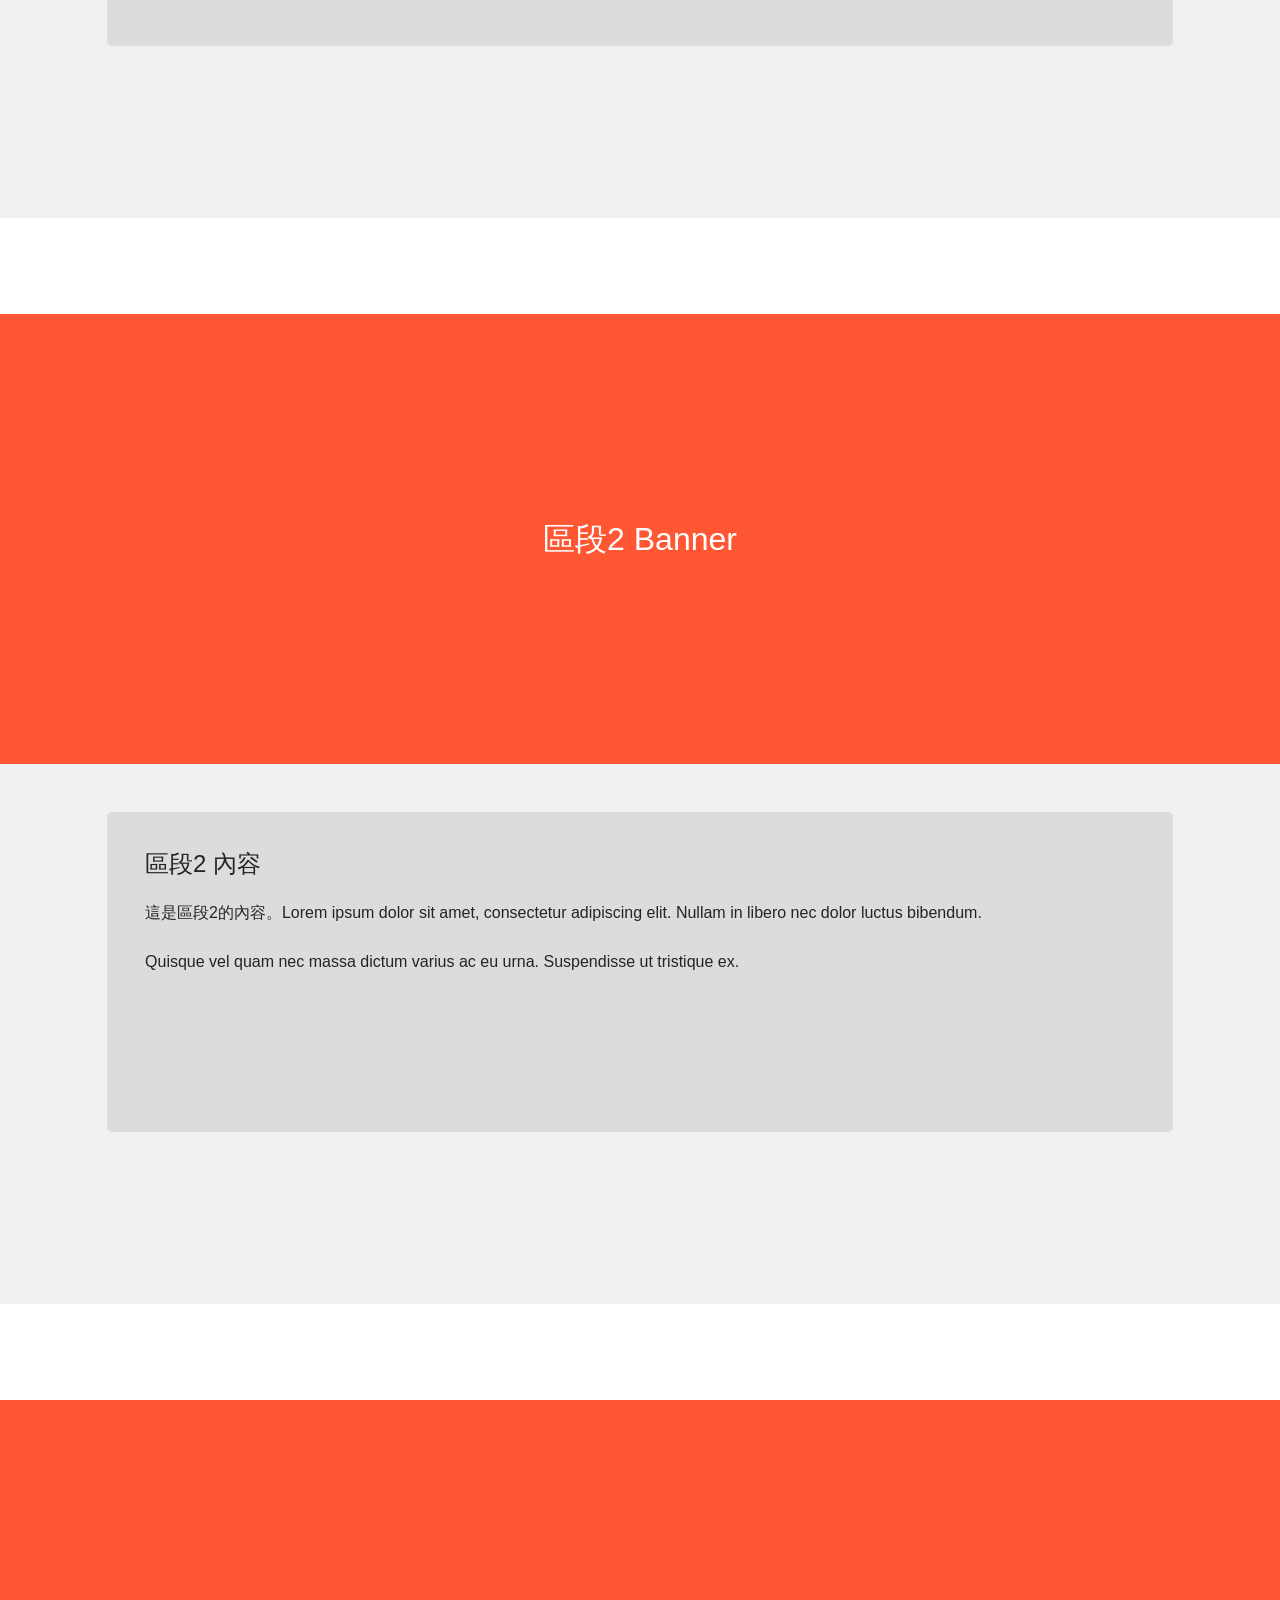
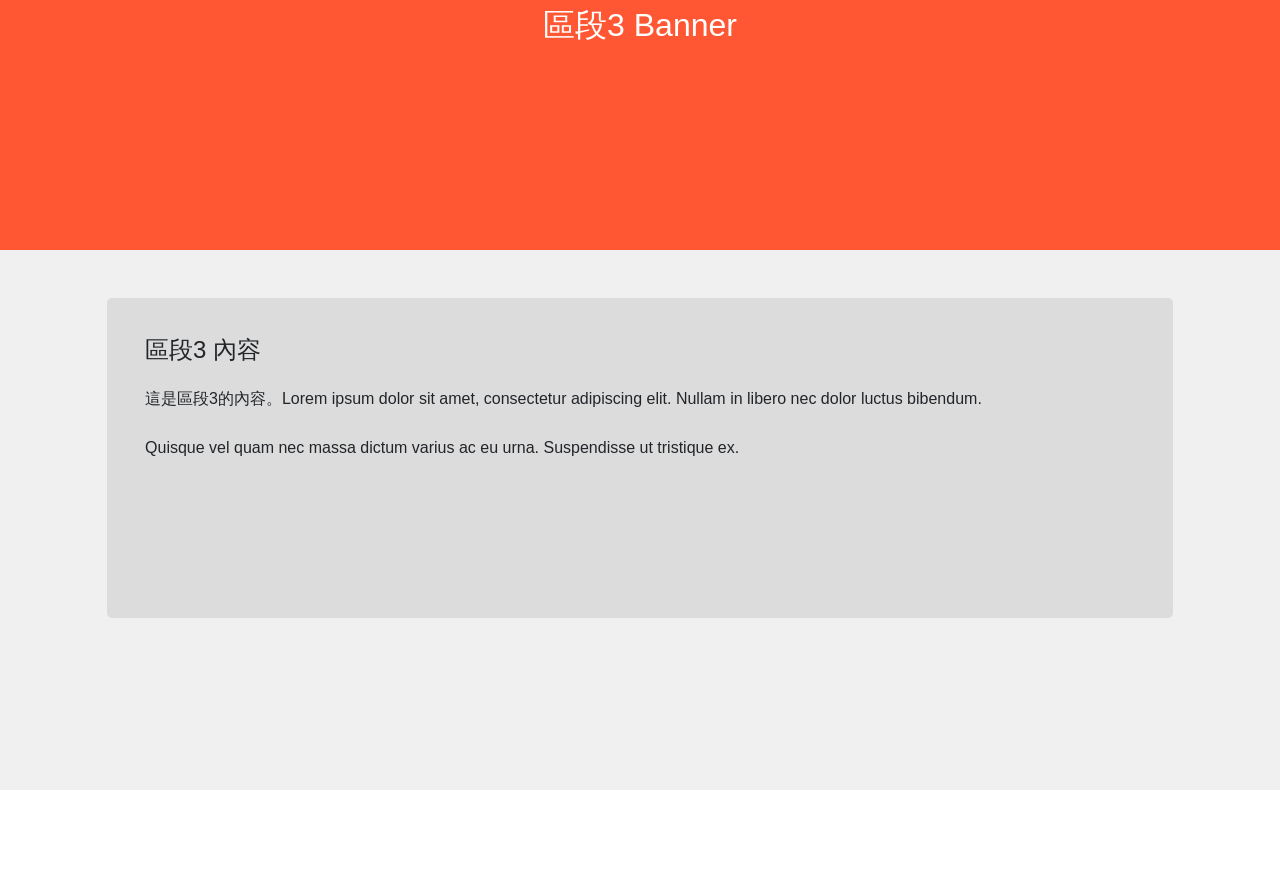
<file: AS05 Bootstrap and AI/index.html>
<!DOCTYPE html>
<html lang="zh-Hant">
<head>
  <meta charset="UTF-8">
  <meta name="viewport" content="width=device-width, initial-scale=1">
  <title>單頁式網頁</title>
  <link rel="stylesheet" href="https://stackpath.bootstrapcdn.com/bootstrap/4.5.2/css/bootstrap.min.css">
  <style>
    /* 頂部 Banner：高度縮小，仍滿版 */
    .top-banner {
      width: 100%;
      height: 25vh;
      background-color: #17a2b8; /* 與 Bootstrap bg-info 相同，Bootstrap CSS 沒載入時也看得到 */
    }

    /* 區段 Banner：由 100vh 調整為 50vh，仍滿版 */
    .section-banner {
      width: 100%;
      height: 50vh;
      background-color: #ff5733;
      color: #fff;
    }

    .banner-box {
      display: flex;
      flex-direction: column;
      align-items: center;
      justify-content: center;
      text-align: center;
      color: #fff;
    }
    .banner-box h1,
    .banner-box h2 { margin: 0; color: #fff; }

    /* Banner 字級明確指定（內容區字級要比這個小） */
    .top-banner h1 { font-size: 2.5rem; }
    .section-banner h2 { font-size: 2rem; }

    /* 導覽列：橫向置中排列，並固定於視窗頂端（即使 Bootstrap CSS 沒載入也成立） */
    .navbar.sticky-top {
      position: -webkit-sticky;
      position: sticky;
      top: 0;
      z-index: 1020;
      display: flex;
      align-items: center;
      justify-content: flex-start;
      background-color: #f8f9fa;
      padding: 0 1rem;
      height: 4rem;
    }
    .navbar .navbar-brand {
      font-weight: 700;
      font-size: 1.25rem;
      margin-right: 1rem;
      text-decoration: none;
    }
    .navbar .navbar-nav {
      display: flex;
      flex-direction: row;
      list-style: none;
      margin: 0;
      padding: 0;
    }
    .navbar .nav-link {
      display: block;
      padding: 0.5rem 1rem;
      text-decoration: none;
    }

    /* 白色橫條：厚度 = 導覽列(4rem)的 1.5 倍 = 6rem，滿版 */
    .white-line { width: 100%; height: 6rem; background-color: #fff; }

    /* 內容區：加大留白，卡片置中 */
    .content-section {
      background-color: #f0f0f0;
      padding: 3rem 0 8rem;
      min-height: 60vh;
    }
    .content-card {
      background-color: #dcdcdc;
      border-radius: 5px;
      padding: clamp(1rem, 3vw, 2.5rem);
      min-height: 320px;
    }
    /* 內容區：標題與內文都比 Banner 字再小一點 */
    .content-card h2 {
      font-size: 1.5rem;   /* 比 Banner 的 2rem 小 */
      margin-bottom: 1.25rem;
    }
    .content-card p {
      font-size: 1rem;     /* 內文再小一級 */
      line-height: 1.8;
      margin-bottom: 1.25rem;
    }
    .content-card p:last-child { margin-bottom: 0; }

    .navbar-light .navbar-brand,
    .navbar-light .navbar-brand:hover {
      color: #000;
    }

    /* 導覽列：區段連結平時淺灰，滑鼠移上去變黑；首頁固定黑色粗體 */
    .navbar-light .navbar-nav .nav-link { color: rgba(0, 0, 0, 0.5); }
    .navbar-light .navbar-nav .nav-link:hover,
    .navbar-light .navbar-nav .nav-link:focus { color: #000; }

    /* 內容區：整片淺灰，卡片偏上 */
    .content-section .container-fluid { padding: 0; }
    .content-section .row { display: flex; flex-wrap: wrap; margin: 0; }
    /* 手機：左右各 1/5，卡片 3/5 */
    .content-section .side-col { flex: 0 0 20%; max-width: 20%; }
    .content-section .main-col { flex: 0 0 60%; max-width: 60%; }
    /* 電腦（768px 以上）：左右各 1/12，卡片 10/12 */
    @media (min-width: 768px) {
      .content-section .side-col { flex: 0 0 8.333333%; max-width: 8.333333%; }
      .content-section .main-col { flex: 0 0 83.333333%; max-width: 83.333333%; }
    }
    .content-section .main-col { padding: 0; }
  </style>
</head>
<body>
  <div class="round">
  <!-- 頂部 Banner -->
  <div class="top-banner bg-info banner-box">
    <h1>這裡是Banner</h1>
  </div>

  <!-- 導覽列 -->
  <nav class="navbar navbar-expand navbar-light bg-light sticky-top">
    <a class="navbar-brand" href="#">首頁</a>
    <ul class="navbar-nav">
      <li class="nav-item"><a class="nav-link" href="#section1">區段1</a></li>
      <li class="nav-item"><a class="nav-link" href="#section2">區段2</a></li>
      <li class="nav-item"><a class="nav-link" href="#section3">區段3</a></li>
    </ul>
  </nav>

  <!-- 區段1 -->
  <div class="white-line"></div>
  <div class="section-banner banner-box" id="section1">
    <h2>區段1 Banner</h2>
  </div>
  <div class="content-section">
    <div class="container-fluid">
      <div class="row">
        <div class="col-md-2 side-col"></div>
        <div class="col-md-8 main-col">
          <div class="content-card">
            <h2>區段1 內容</h2>
            <p>這是區段1的內容。Lorem ipsum dolor sit amet, consectetur adipiscing elit. Nullam in libero nec dolor luctus bibendum.</p>
            <p>Quisque vel quam nec massa dictum varius ac eu urna. Suspendisse ut tristique ex.</p>
          </div>
        </div>
        <div class="col-md-2 side-col"></div>
      </div>
    </div>

  </div>

  <!-- 區段2 -->
  <div class="white-line"></div>
  <div class="section-banner banner-box" id="section2">
    <h2>區段2 Banner</h2>
  </div>
  <div class="content-section">
    <div class="container-fluid">
      <div class="row">
        <div class="col-md-2 side-col"></div>
        <div class="col-md-8 main-col">
          <div class="content-card">
            <h2>區段2 內容</h2>
            <p>這是區段2的內容。Lorem ipsum dolor sit amet, consectetur adipiscing elit. Nullam in libero nec dolor luctus bibendum.</p>
            <p>Quisque vel quam nec massa dictum varius ac eu urna. Suspendisse ut tristique ex.</p>
          </div>
        </div>
        <div class="col-md-2 side-col"></div>
      </div>
    </div>

  </div>

  <!-- 區段3 -->
  <div class="white-line"></div>
  <div class="section-banner banner-box" id="section3">
    <h2>區段3 Banner</h2>
  </div>
  <div class="content-section">
    <div class="container-fluid">
      <div class="row">
        <div class="col-md-2 side-col"></div>
        <div class="col-md-8 main-col">
          <div class="content-card">
            <h2>區段3 內容</h2>
            <p>這是區段3的內容。Lorem ipsum dolor sit amet, consectetur adipiscing elit. Nullam in libero nec dolor luctus bibendum.</p>
            <p>Quisque vel quam nec massa dictum varius ac eu urna. Suspendisse ut tristique ex.</p>
          </div>
        </div>
        <div class="col-md-2 side-col"></div>
      </div>
    </div>
  </div>

  <div class="white-line"></div>
  </div>

  <div class="round">
  <!-- 頂部 Banner -->
  <div class="top-banner bg-info banner-box">
    <h1>這裡是Banner</h1>
  </div>

  <!-- 導覽列 -->
  <nav class="navbar navbar-expand navbar-light bg-light sticky-top">
    <a class="navbar-brand" href="#">首頁</a>
    <ul class="navbar-nav">
      <li class="nav-item"><a class="nav-link" href="#section1b">區段1</a></li>
      <li class="nav-item"><a class="nav-link" href="#section2b">區段2</a></li>
      <li class="nav-item"><a class="nav-link" href="#section3b">區段3</a></li>
    </ul>
  </nav>

  <!-- 區段1 -->
  <div class="white-line"></div>
  <div class="section-banner banner-box" id="section1b">
    <h2>區段1 Banner</h2>
  </div>
  <div class="content-section">
    <div class="container-fluid">
      <div class="row">
        <div class="col-md-2 side-col"></div>
        <div class="col-md-8 main-col">
          <div class="content-card">
            <h2>區段1 內容</h2>
            <p>這是區段1的內容。Lorem ipsum dolor sit amet, consectetur adipiscing elit. Nullam in libero nec dolor luctus bibendum.</p>
            <p>Quisque vel quam nec massa dictum varius ac eu urna. Suspendisse ut tristique ex.</p>
          </div>
        </div>
        <div class="col-md-2 side-col"></div>
      </div>
    </div>

  </div>

  <!-- 區段2 -->
  <div class="white-line"></div>
  <div class="section-banner banner-box" id="section2b">
    <h2>區段2 Banner</h2>
  </div>
  <div class="content-section">
    <div class="container-fluid">
      <div class="row">
        <div class="col-md-2 side-col"></div>
        <div class="col-md-8 main-col">
          <div class="content-card">
            <h2>區段2 內容</h2>
            <p>這是區段2的內容。Lorem ipsum dolor sit amet, consectetur adipiscing elit. Nullam in libero nec dolor luctus bibendum.</p>
            <p>Quisque vel quam nec massa dictum varius ac eu urna. Suspendisse ut tristique ex.</p>
          </div>
        </div>
        <div class="col-md-2 side-col"></div>
      </div>
    </div>

  </div>

  <!-- 區段3 -->
  <div class="white-line"></div>
  <div class="section-banner banner-box" id="section3b">
    <h2>區段3 Banner</h2>
  </div>
  <div class="content-section">
    <div class="container-fluid">
      <div class="row">
        <div class="col-md-2 side-col"></div>
        <div class="col-md-8 main-col">
          <div class="content-card">
            <h2>區段3 內容</h2>
            <p>這是區段3的內容。Lorem ipsum dolor sit amet, consectetur adipiscing elit. Nullam in libero nec dolor luctus bibendum.</p>
            <p>Quisque vel quam nec massa dictum varius ac eu urna. Suspendisse ut tristique ex.</p>
          </div>
        </div>
        <div class="col-md-2 side-col"></div>
      </div>
    </div>
  </div>

  <div class="white-line"></div>
  </div>

  <script src="https://code.jquery.com/jquery-3.5.1.slim.min.js"></script>
  <script src="https://cdn.jsdelivr.net/npm/@popperjs/core@2.5.3/dist/umd/popper.min.js"></script>
  <script src="https://stackpath.bootstrapcdn.com/bootstrap/4.5.2/js/bootstrap.min.js"></script>
  <script>
    $(document).ready(function () {
      $('a[href^="#"]').on('click', function (e) {
        var hash = this.hash;
        if (!hash || hash === '#') return;

        var $target = $(hash);
        if (!$target.length) return;

        e.preventDefault();

        // 扣除固定在頂端的導覽列高度，讓 Banner 不被遮住
        var navHeight = $('.sticky-top').first().outerHeight() || 0;
        var startY = window.pageYOffset;
        var targetY = $target.offset().top - navHeight;
        var duration = 800;
        var startTime = null;

        function step(timestamp) {
          if (startTime === null) startTime = timestamp;
          var progress = Math.min((timestamp - startTime) / duration, 1);
          window.scrollTo(0, startY + (targetY - startY) * progress);
          if (progress < 1) {
            requestAnimationFrame(step);
          } else {
            history.pushState(null, '', hash);
          }
        }
        requestAnimationFrame(step);
      });
    });
  </script>
</body>
</html>
</file>
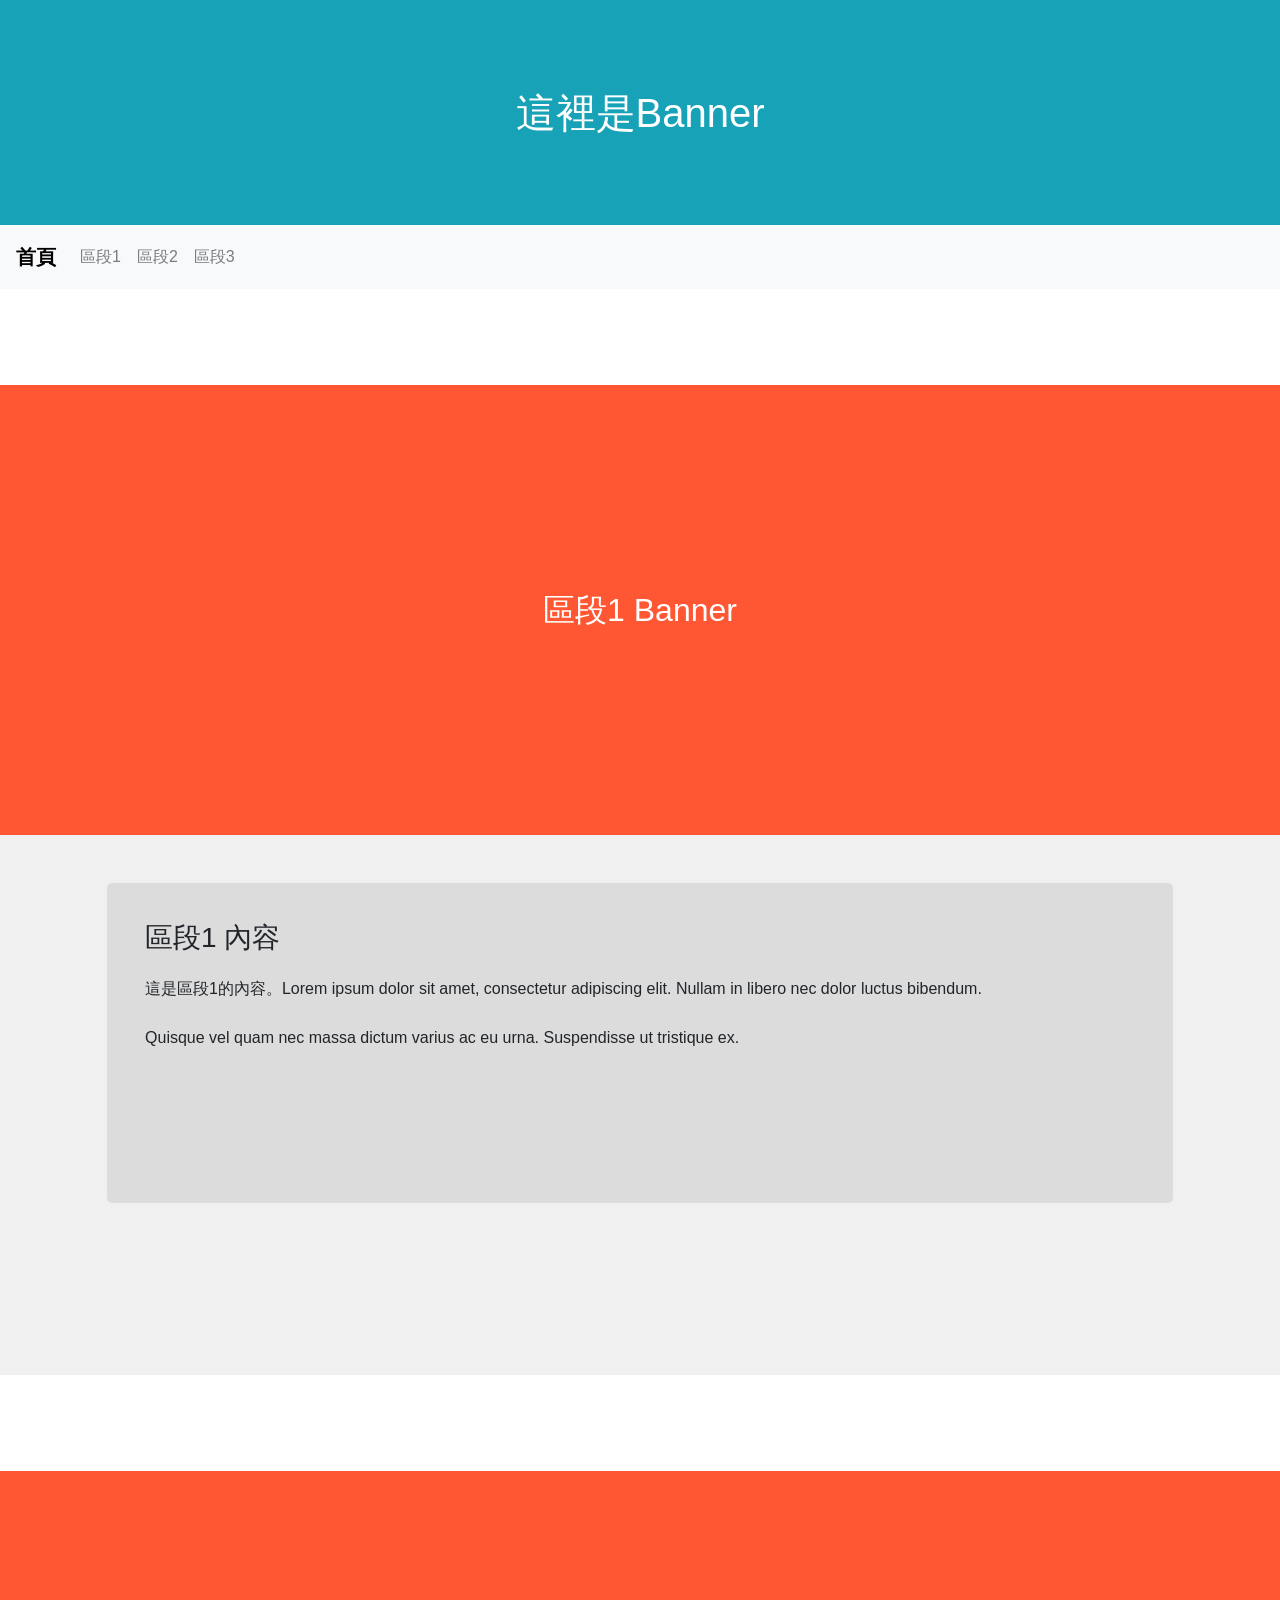
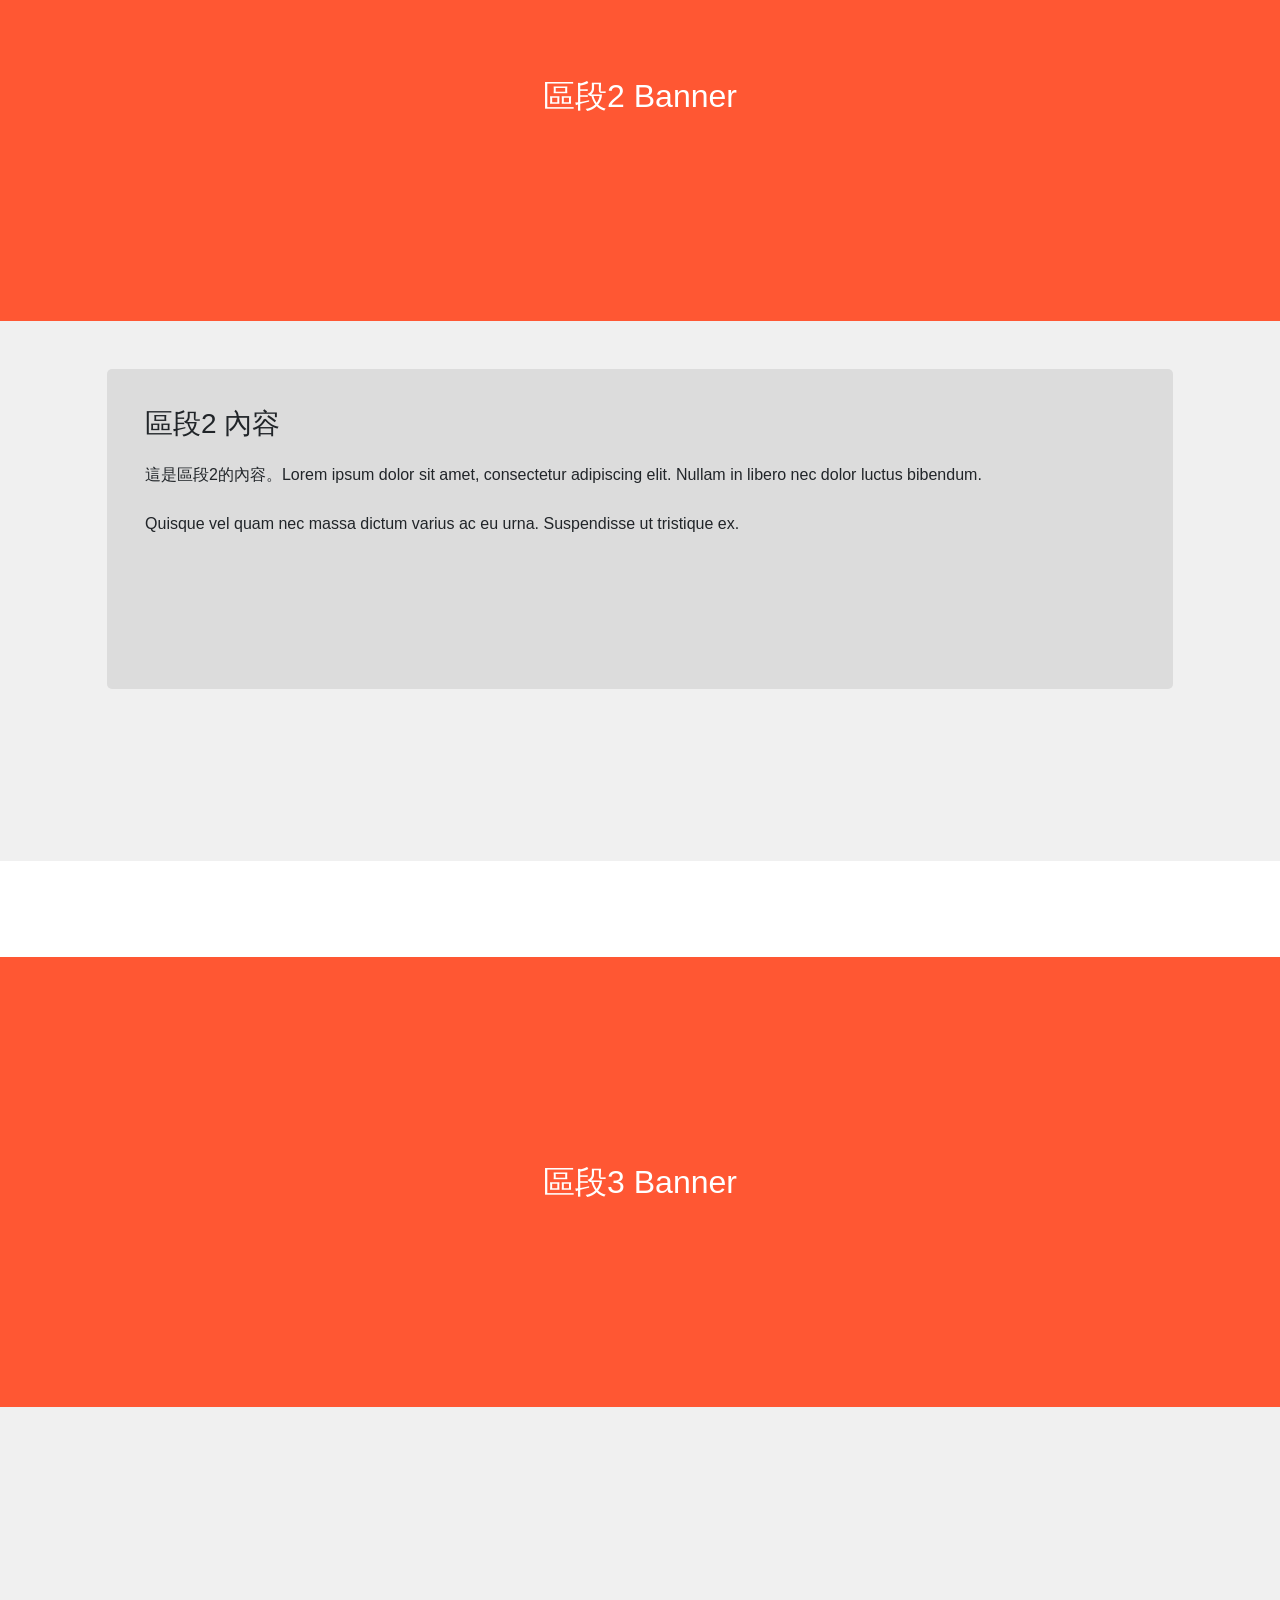
<file: as05/index.html>
<!DOCTYPE html>
<html lang="zh-Hant">
<head>
  <meta charset="UTF-8">
  <meta name="viewport" content="width=device-width, initial-scale=1">
  <title>單頁式網頁</title>
  <link rel="stylesheet" href="https://stackpath.bootstrapcdn.com/bootstrap/4.5.2/css/bootstrap.min.css">
  <style>
    /* 頂部 Banner：高度縮小，仍滿版 */
    .top-banner {
      width: 100%;
      height: 25vh;
      background-color: #17a2b8; /* 與 Bootstrap bg-info 相同，Bootstrap CSS 沒載入時也看得到 */
    }

    /* 區段 Banner：由 100vh 調整為 50vh，仍滿版 */
    .section-banner {
      width: 100%;
      height: 50vh;
      background-color: #ff5733;
      color: #fff;
    }

    .banner-box {
      display: flex;
      flex-direction: column;
      align-items: center;
      justify-content: center;
      text-align: center;
      color: #fff;
    }
    .banner-box h1,
    .banner-box h2 { margin: 0; color: #fff; }

    /* 導覽列：橫向置中排列，並固定於視窗頂端（即使 Bootstrap CSS 沒載入也成立） */
    .navbar.sticky-top {
      position: -webkit-sticky;
      position: sticky;
      top: 0;
      z-index: 1020;
      display: flex;
      align-items: center;
      justify-content: flex-start;
      background-color: #f8f9fa;
      padding: 0 1rem;
      height: 4rem;
    }
    .navbar .navbar-brand {
      font-weight: 700;
      font-size: 1.25rem;
      margin-right: 1rem;
      text-decoration: none;
    }
    .navbar .navbar-nav {
      display: flex;
      flex-direction: row;
      list-style: none;
      margin: 0;
      padding: 0;
    }
    .navbar .nav-link {
      display: block;
      padding: 0.5rem 1rem;
      text-decoration: none;
    }

    /* 白色橫條：厚度 = 導覽列(4rem)的 1.5 倍 = 6rem，滿版 */
    .white-line { width: 100%; height: 6rem; background-color: #fff; }

    /* 內容區：加大留白，卡片置中 */
    .content-section {
      background-color: #f0f0f0;
      padding: 3rem 0 8rem;
      min-height: 60vh;
    }
    .content-card {
      background-color: #dcdcdc;
      border-radius: 5px;
      padding: clamp(1rem, 3vw, 2.5rem);
      min-height: 320px;
    }
    .content-card h3 { margin-bottom: 1.25rem; }
    .content-card p {
      line-height: 1.8;
      margin-bottom: 1.25rem;
    }
    .content-card p:last-child { margin-bottom: 0; }

    .navbar-light .navbar-brand,
    .navbar-light .navbar-brand:hover {
      color: #000;
    }

    /* 導覽列：區段連結平時淺灰，滑鼠移上去變黑；首頁固定黑色粗體 */
    .navbar-light .navbar-nav .nav-link { color: rgba(0, 0, 0, 0.5); }
    .navbar-light .navbar-nav .nav-link:hover,
    .navbar-light .navbar-nav .nav-link:focus { color: #000; }

    /* 內容區：整片淺灰，卡片偏上 */
    .content-section .container-fluid { padding: 0; }
    .content-section .row { display: flex; flex-wrap: wrap; margin: 0; }
    /* 手機：左右各 1/5，卡片 3/5 */
    .content-section .side-col { flex: 0 0 20%; max-width: 20%; }
    .content-section .main-col { flex: 0 0 60%; max-width: 60%; }
    /* 電腦（768px 以上）：左右各 1/12，卡片 10/12 */
    @media (min-width: 768px) {
      .content-section .side-col { flex: 0 0 8.333333%; max-width: 8.333333%; }
      .content-section .main-col { flex: 0 0 83.333333%; max-width: 83.333333%; }
    }
    .content-section .main-col { padding: 0; }
  </style>
</head>
<body>
  <div class="round">
  <!-- 頂部 Banner -->
  <div class="top-banner bg-info banner-box">
    <h1>這裡是Banner</h1>
  </div>

  <!-- 導覽列 -->
  <nav class="navbar navbar-expand navbar-light bg-light sticky-top">
    <a class="navbar-brand" href="#">首頁</a>
    <ul class="navbar-nav">
      <li class="nav-item"><a class="nav-link" href="#section1">區段1</a></li>
      <li class="nav-item"><a class="nav-link" href="#section2">區段2</a></li>
      <li class="nav-item"><a class="nav-link" href="#section3">區段3</a></li>
    </ul>
  </nav>

  <!-- 區段1 -->
  <div class="white-line"></div>
  <div class="section-banner banner-box" id="section1">
    <h2>區段1 Banner</h2>
  </div>
  <div class="content-section">
    <div class="container-fluid">
      <div class="row">
        <div class="col-md-2 side-col"></div>
        <div class="col-md-8 main-col">
          <div class="content-card">
            <h3>區段1 內容</h3>
            <p>這是區段1的內容。Lorem ipsum dolor sit amet, consectetur adipiscing elit. Nullam in libero nec dolor luctus bibendum.</p>
            <p>Quisque vel quam nec massa dictum varius ac eu urna. Suspendisse ut tristique ex.</p>
          </div>
        </div>
        <div class="col-md-2 side-col"></div>
      </div>
    </div>

  </div>

  <!-- 區段2 -->
  <div class="white-line"></div>
  <div class="section-banner banner-box" id="section2">
    <h2>區段2 Banner</h2>
  </div>
  <div class="content-section">
    <div class="container-fluid">
      <div class="row">
        <div class="col-md-2 side-col"></div>
        <div class="col-md-8 main-col">
          <div class="content-card">
            <h3>區段2 內容</h3>
            <p>這是區段2的內容。Lorem ipsum dolor sit amet, consectetur adipiscing elit. Nullam in libero nec dolor luctus bibendum.</p>
            <p>Quisque vel quam nec massa dictum varius ac eu urna. Suspendisse ut tristique ex.</p>
          </div>
        </div>
        <div class="col-md-2 side-col"></div>
      </div>
    </div>

  </div>

  <!-- 區段3 -->
  <div class="white-line"></div>
  <div class="section-banner banner-box" id="section3">
    <h2>區段3 Banner</h2>
  </div>
  <div class="content-section">
    <div class="container-fluid">
      <div
</file>
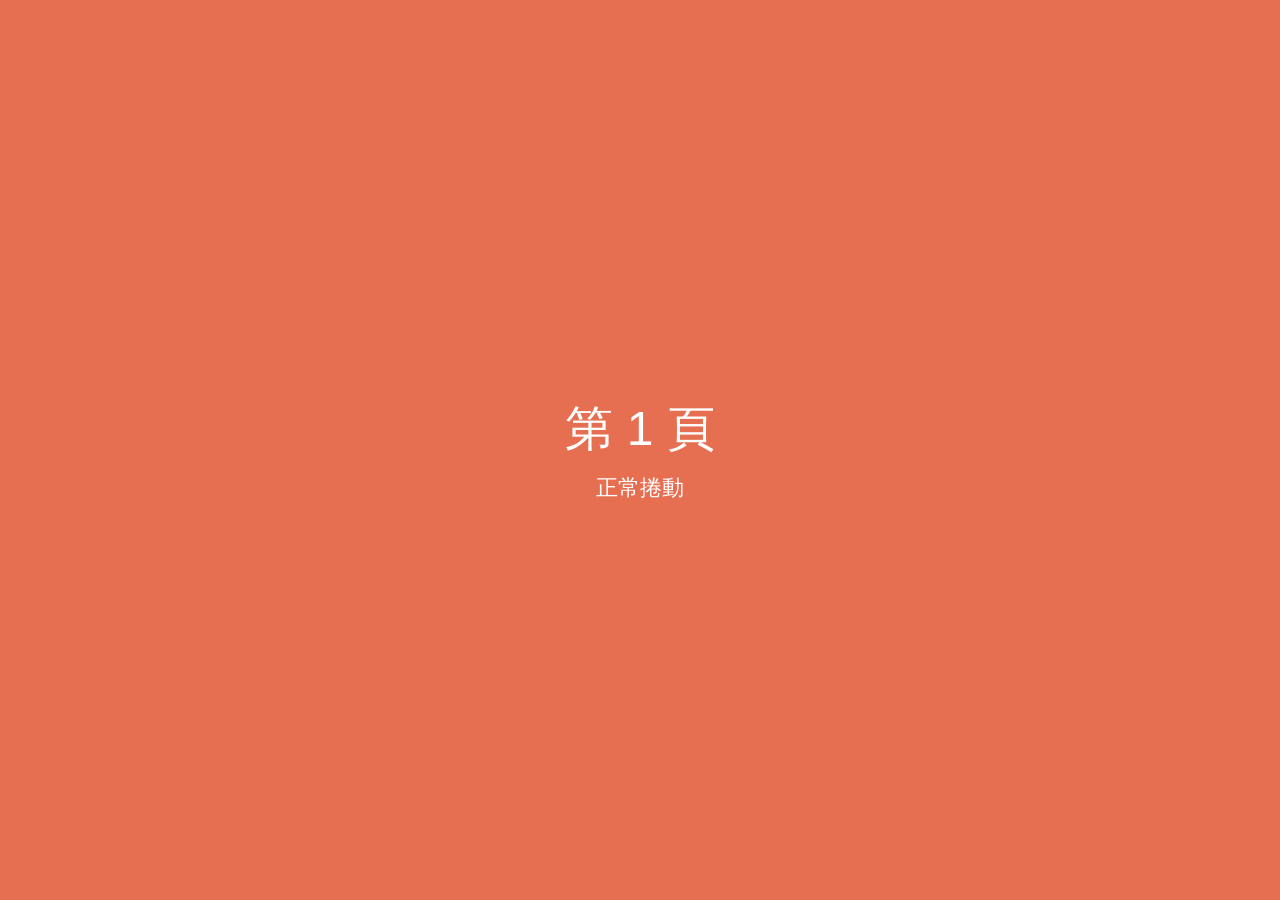
<file: AS06-AI-multuple-steps.html>
<!DOCTYPE html>
<html lang="zh-Hant">
<head>
  <meta charset="UTF-8">
  <meta name="viewport" content="width=device-width, initial-scale=1.0">
  <title>AS06 捲動練習</title>
  <!-- 引入 jQuery -->
  <script src="https://code.jquery.com/jquery-3.7.1.min.js"></script>
  <style>
    /* 網頁本身剛好一個畫面高，捲動交給 #wrap（手機和內嵌網頁都比較穩） */
    html { box-sizing: border-box; height: 100%; background: #264653; color-scheme: light; }
    body { height: 100%; margin: 0; overflow: hidden; }
    #wrap { position: relative; height: 100%; overflow-y: auto; }

    /* 每一頁都是 100vh（這裡用 100% = #wrap 的高度 = 一個畫面高） */
    .page {
      height: 100%;
      display: flex;              /* 讓文字置中 */
      justify-content: center;
      align-items: center;
      flex-direction: column;
      font-size: 48px;
      color: #fff;
      font-family: sans-serif;
    }
    .page small { font-size: 22px; margin-top: 12px; }

    /* 【吸頂關鍵 1】外層 div：它有多高，裡面那頁就會被「釘住」多久
       300vh = 釘住的頁面本身 100vh + 再捲 200vh 才離開
       想讓讀者看久一點就改大（例如 400vh），想快一點就改小 */
    .parent {
      height: 300%;
    }

    /* 【吸頂關鍵 2】裡面的頁面設定 sticky，捲到頂端就黏住 */
    .sticky {
      position: sticky;
      top: 0;
      height: 33.334%;            /* 外層的 1/3 = 一個畫面高（100vh） */
    }

    /* 【第 4 頁】一樣 sticky-top，頁面本身 100vh
       外層只比它多一個畫面（200vh）：推到頂端後黏住一下，再被第 5 頁正常推走
       （沒有外層的話，第 4 頁會一路黏到底，第 5 頁就永遠看不到） */
    .parent4 { height: 200%; }
    #p4 {
      position: sticky;
      top: 0;
      height: 50%;                /* 外層的一半 = 一個畫面高（100vh） */
    }

    /* 五種不同顏色 */
    #p1 { background: #e76f51; }
    #p2 { background: #2a9d8f; }
    #p3 { background: #264653; }
    #p4 { background: #8e44ad; }
    #p5 { background: #f4a261; }

    /* 吸頂頁裡的進度條：顯示「還要捲多少才會離開這頁」 */
    .bar {
      width: 60%;
      height: 8px;
      margin-top: 24px;
      border-radius: 4px;
      background: rgba(255, 255, 255, 0.3);
      overflow: hidden;
    }
    .bar span {
      display: block;
      width: 0%;
      height: 100%;
      background: #fff;
    }
  </style>
</head>
<body>

  <div id="wrap">
    <div class="page" id="p1">第 1 頁<small>正常捲動</small></div>

    <!-- 外層 parent 包住第 2 頁，第 2 頁會黏在頂端，直到外層捲完 -->
    <div class="parent">
      <div class="page sticky" id="p2">第 2 頁<small>吸頂捲動</small><div class="bar"><span></span></div></div>
    </div>

    <div class="page" id="p3">第 3 頁<small>正常捲動</small></div>

    <!-- 第 4 頁：sticky-top，黏住一個畫面後被第 5 頁推走 -->
    <div class="parent4">
      <div class="page" id="p4">第 4 頁<small>吸頂捲動</small></div>
    </div>

    <div class="page" id="p5">第 5 頁<small>正常捲動</small></div>
  </div>

  <script>
    // 吸頂效果由上面的 CSS sticky 完成，不攔截任何捲動，所以往上、往下都很順
    // jQuery 負責「監聽讀者捲到哪裡」，更新吸頂頁裡的進度條
    $(function () {
      var $wrap = $('#wrap');

      $wrap.on('scroll', function () {
        var now = $wrap.scrollTop();         // 目前捲到哪
        var screen = $wrap.innerHeight();    // 一個畫面的高度

        $('.parent').each(function () {
          var start = this.offsetTop;                    // 開始黏住的位置
          var length = this.offsetHeight - screen;       // 黏住期間可以捲的距離
          var progress = (now - start) / length;         // 0 = 剛黏住，1 = 準備離開
          progress = Math.min(1, Math.max(0, progress)); // 限制在 0～1 之間
          $(this).find('.bar span').css('width', progress * 100 + '%');
        });

      });
    });
  </script>
</body>
</html>
</file>
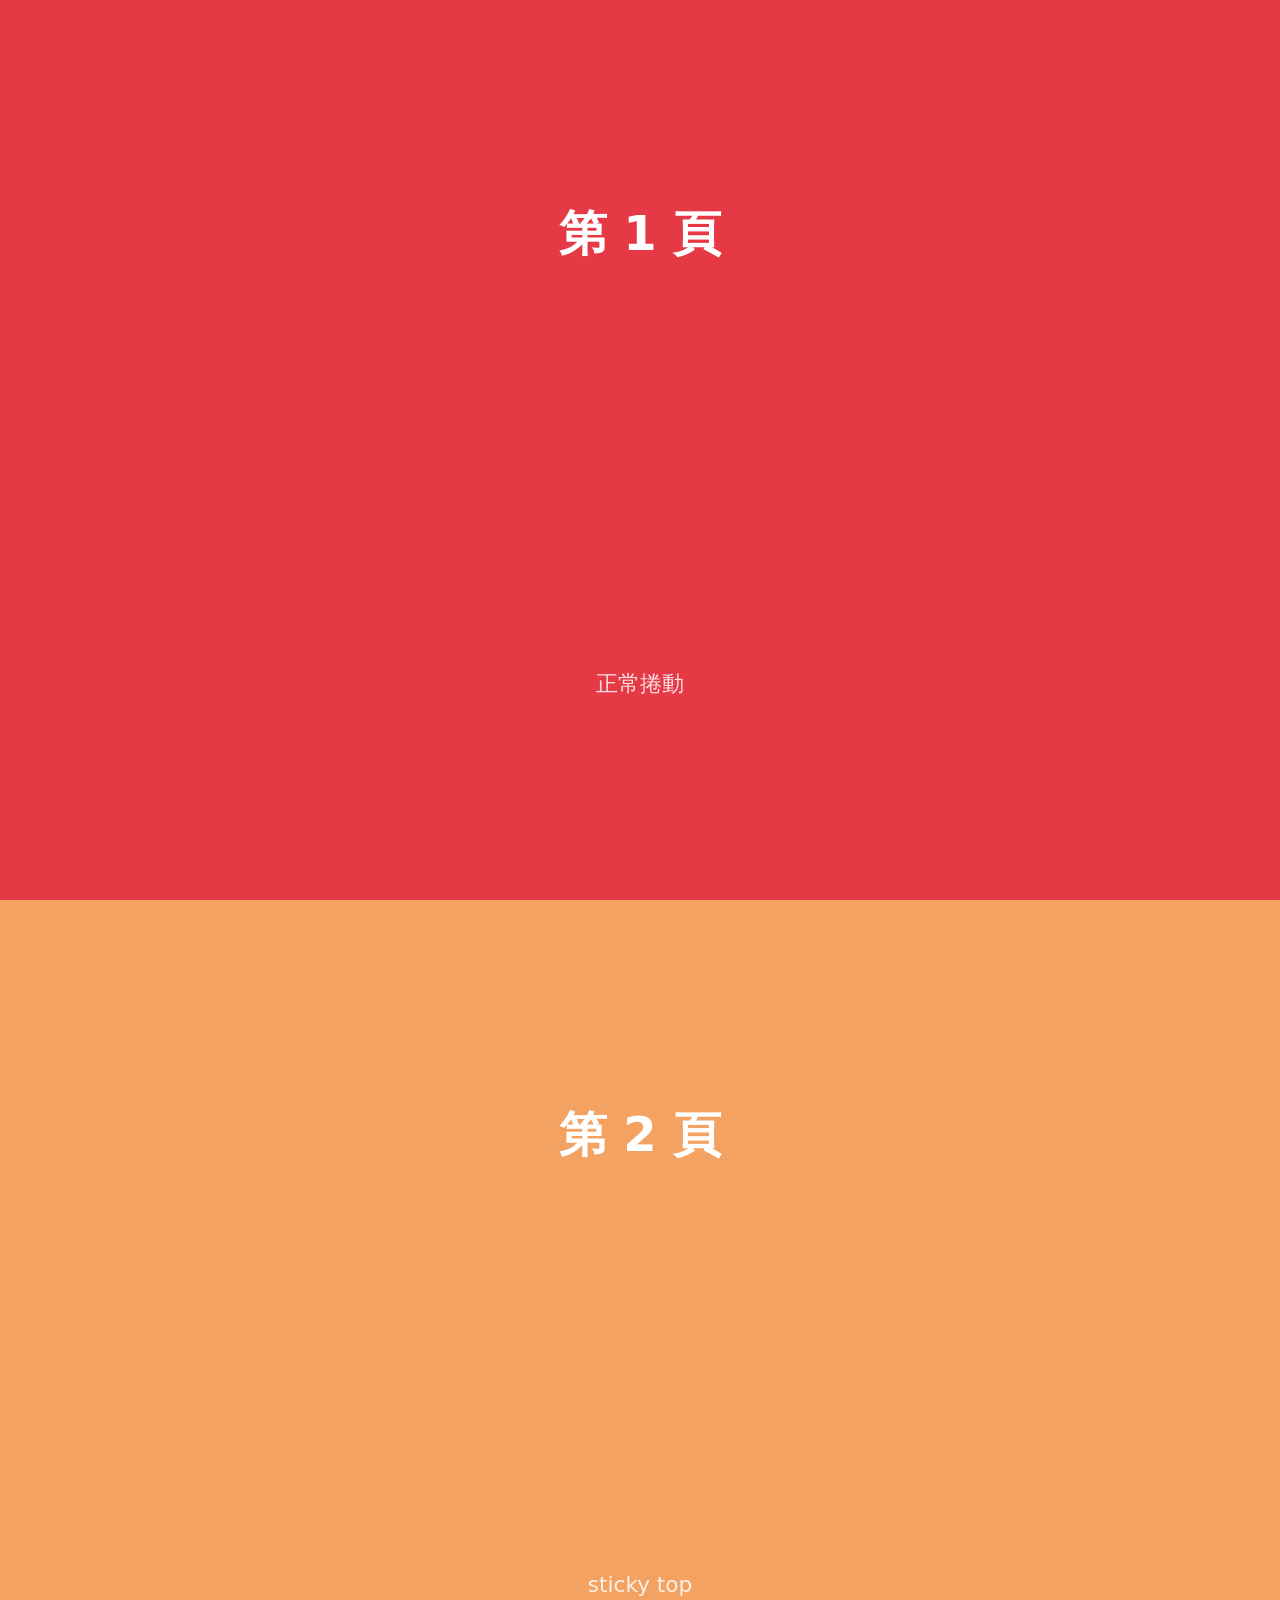
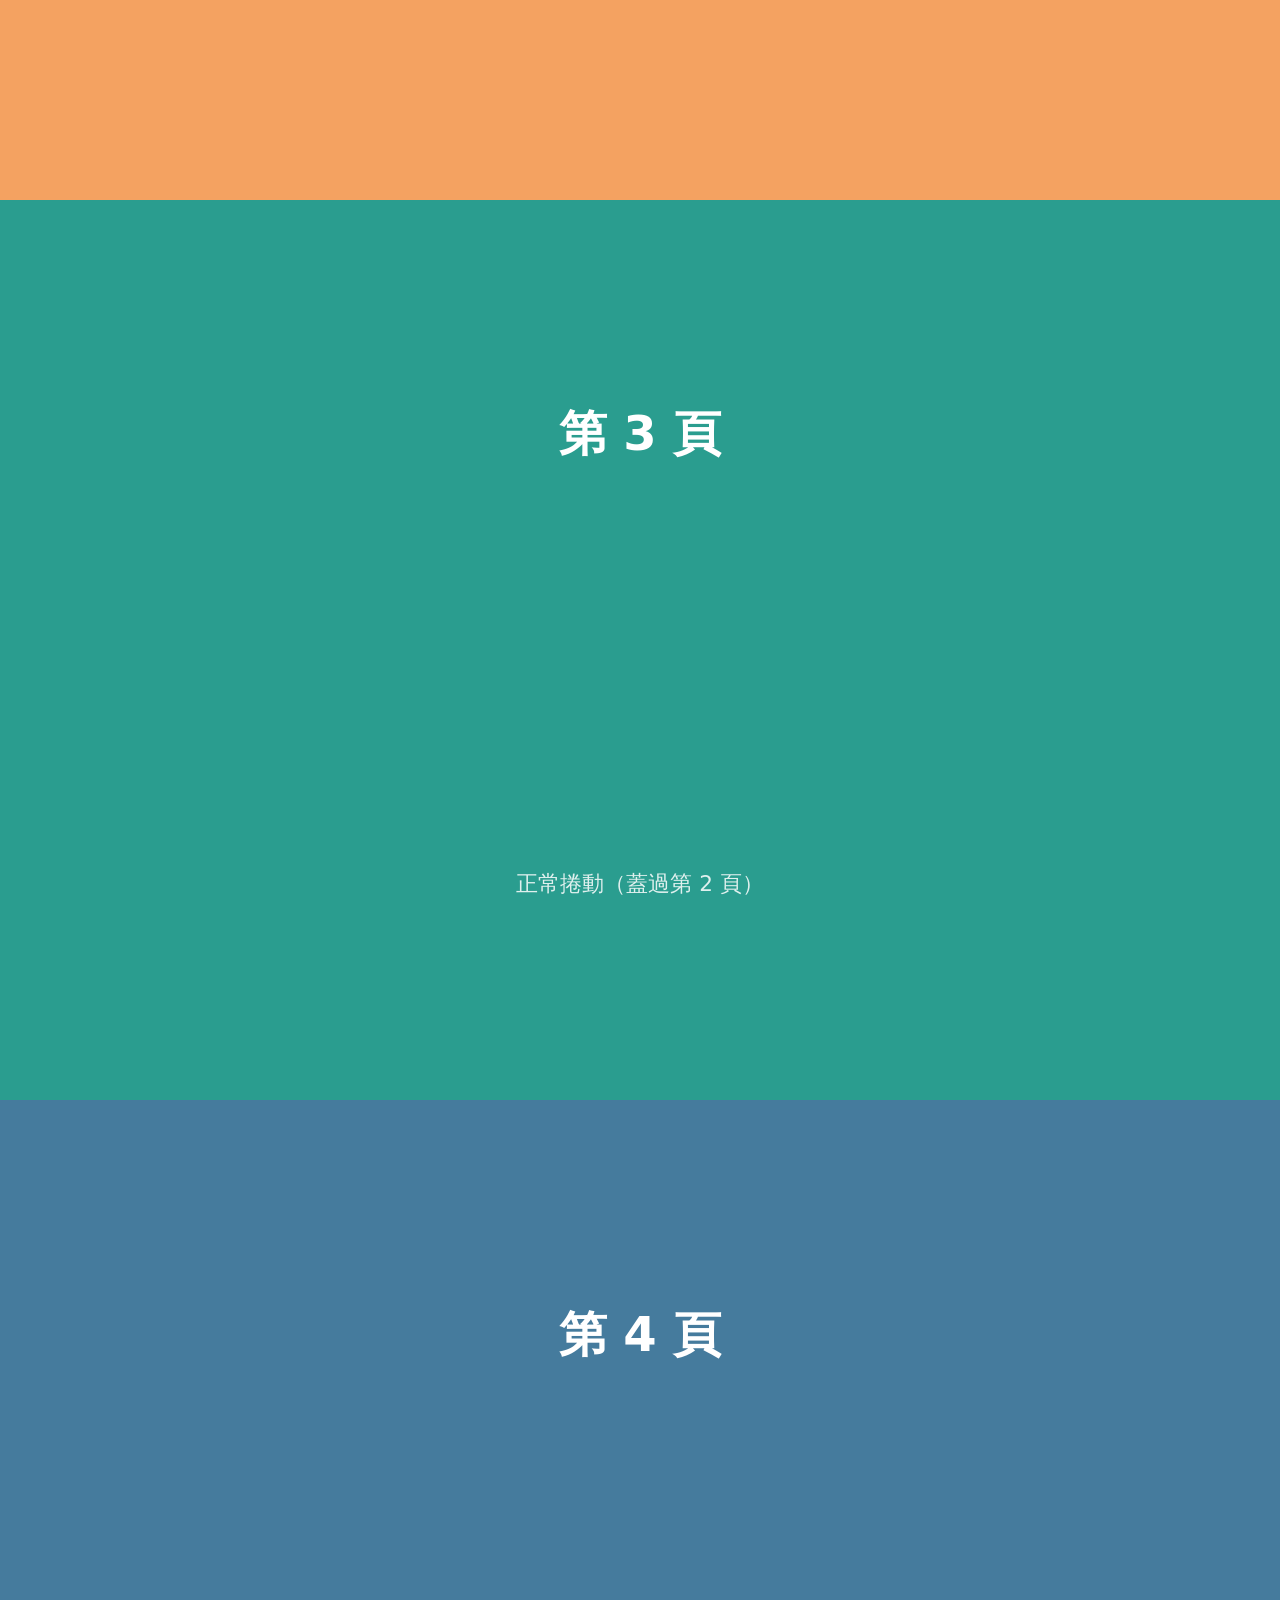
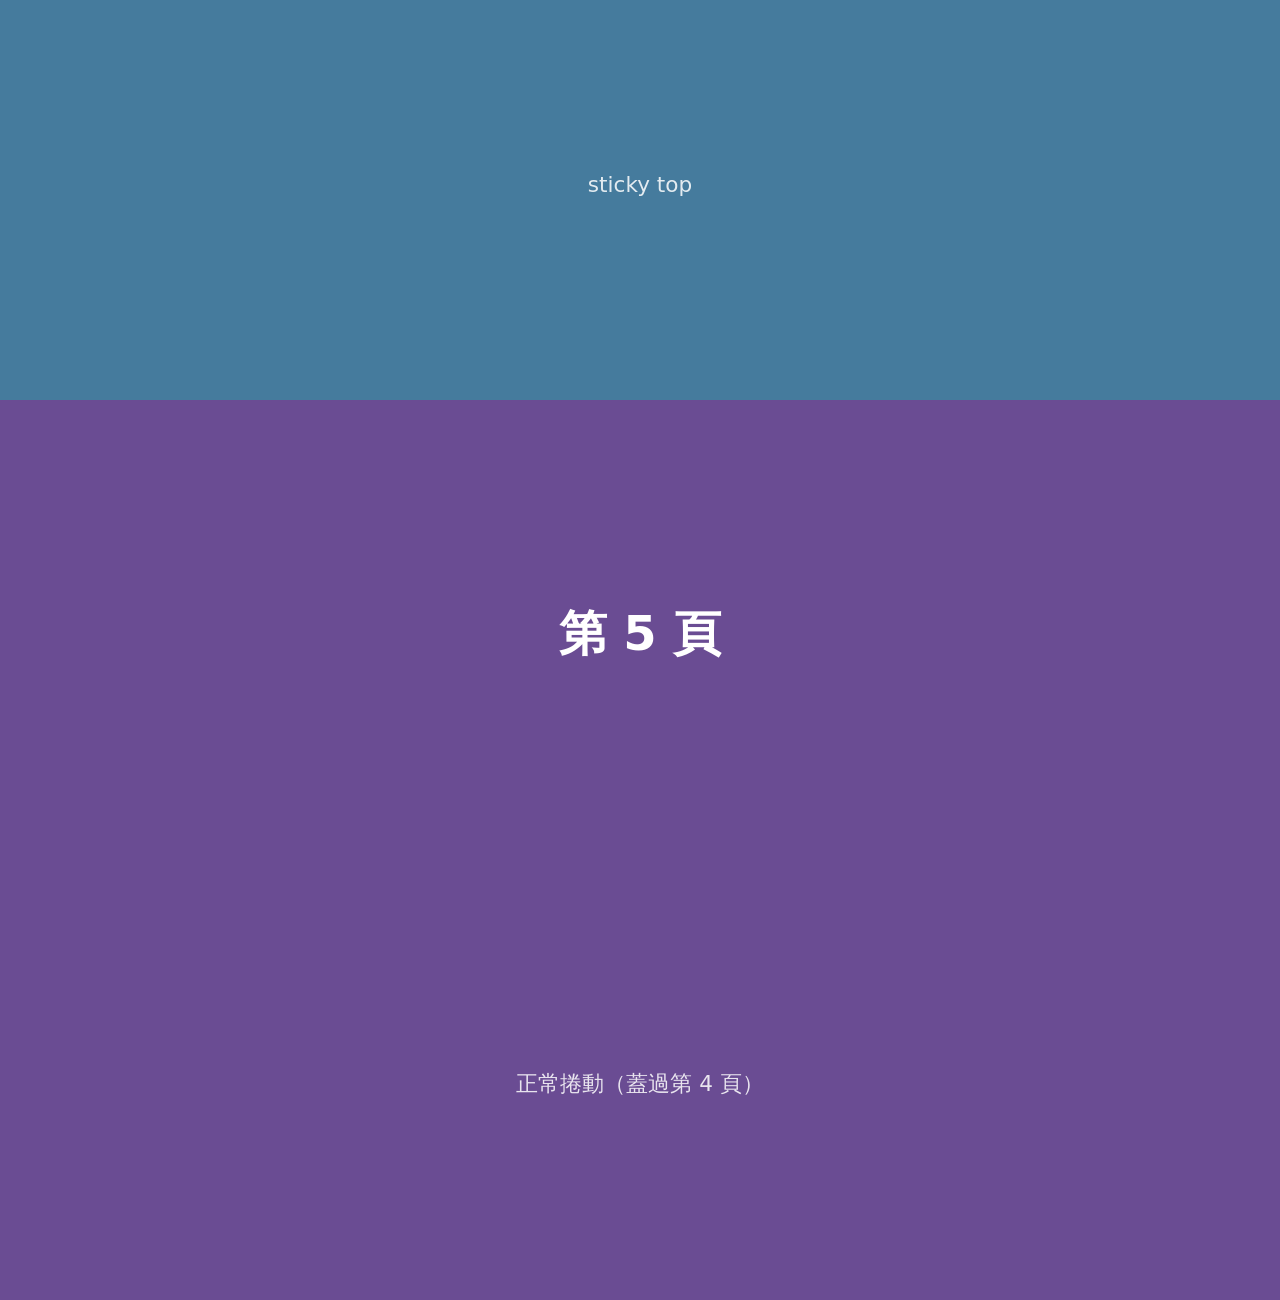
<file: as06/AI-one-step.html>
<!doctype html>
<html lang="zh-Hant-TW">
<head>
<meta charset="utf-8">
<meta name="viewport" content="width=device-width, initial-scale=1">
<title>Sticky 五頁示範</title>
<style>
  * { box-sizing: border-box; margin: 0; }

  /* 防跳頁核心：整頁 mandatory snap + 每個停點都 always 必停 */
  html {
    scroll-snap-type: y mandatory;
  }

  body {
    position: relative;               /* 讓 snap 標記用絕對定位對齊 */
    font-family: system-ui, "PingFang TC", "Noto Sans TC", sans-serif;
  }

  /* ---------- 五個頁面 ---------- */
  .page {
    height: 100vh;
    display: grid;
    place-items: center;
    color: #fff;
    font-size: clamp(1.5rem, 5vw, 3rem);
    font-weight: 700;
    position: relative;
  }
  .page small { display: block; font-size: .45em; font-weight: 400; opacity: .85; text-align: center; }

  /* 第 2、4 頁黏在頂端，後面那頁會滑上來蓋住它 */
  .page.sticky { position: sticky; top: 0; }

  /* 疊層順序：後面的頁永遠蓋在前面的上面 */
  .p1 { background: #e63946; z-index: 1; }
  .p2 { background: #f4a261; z-index: 2; }
  .p3 { background: #2a9d8f; z-index: 3; }
  .p4 { background: #457b9d; z-index: 4; }
  .p5 { background: #6a4c93; z-index: 5; }

  /* ---------- 獨立的 snap 停點 ----------
     不直接把 snap 掛在 sticky 元素上（sticky + snap 各瀏覽器算法不一致），
     改用 5 個看不見的標記，固定在 0、100、200、300、400vh。 */
  .snap-track {
    position: absolute;
    inset: 0 auto auto 0;
    width: 1px;
    pointer-events: none;
    visibility: hidden;
  }
  .snap-track > i {
    display: block;
    height: 100vh;
    scroll-snap-align: start;
    scroll-snap-stop: always;         /* 滑再大力也只能前進一格 */
  }

  @media (prefers-reduced-motion: no-preference) {
    html { scroll-behavior: smooth; }
  }
</style>
</head>
<body>

  <div class="snap-track" aria-hidden="true"><i></i><i></i><i></i><i></i><i></i></div>

  <div class="page p1">第 1 頁<small>正常捲動</small></div>
  <div class="page p2 sticky">第 2 頁<small>sticky top</small></div>
  <div class="page p3">第 3 頁<small>正常捲動（蓋過第 2 頁）</small></div>
  <div class="page p4 sticky">第 4 頁<small>sticky top</small></div>
  <div class="page p5">第 5 頁<small>正常捲動（蓋過第 4 頁）</small></div>

</body>
</html>
</file>
<file: as02/style.css>
body {
    margin: 0;
    padding: 0;
}

#wrapper {
    width: 800px;
    margin: 0 auto;
}

#banner {
    width: 800px;
    height: 150px;
    background-color: rgba(255, 0, 0, 0.5);
    clear:both;
    position:fixed;
}
#banner-placeholder {
    height: 150px;
    clear:both;
}

.container {
    /* width: 800px; */
    overflow: hidden;
}

#nav {
    width: 100px;
    background-color: bisque;
    position:fixed;
    /* float:left; */

}
#nav-placeholder {
    width: 100px;
    height: 100%;
    float:left;
}

#content {
    width: 600px;
    background-color: aliceblue;
    float:left;
}

#supporting {
    width: 100px;
    background-color: lightgray;
    float:left;
}

#footer {
    width: 800px;
    height: 100px;
    background-color: darkgray;
    clear:both;
}


#nav ul {
    /* list-style-type: none; */
    padding-left: 0;
}
#nav ul li {
    margin-top: 3px;
    margin-bottom: 3px;
    padding: 3px;
    display:block;
    background-color: lightblue;
    text-align: center;
    text-decoration:none;
}

#nav ul li a {
    text-decoration: none;
}


#nav ul li:hover {
    background-color: lightgreen;
}


.text-container {
    padding: 5px;
    text-align: justify;
}

section{
    /* padding-top: 150px;
    margin-top: -150px; */
    scroll-margin-top: 150px;
}
</file>
<file: as04/style.css>
@import url('https://fonts.googleapis.com/css2?family=Cormorant+Garamond:wght@400;500;600;700&family=Noto+Serif+TC:wght@400;500;600;700;900&display=swap');

:root {
  --bg: #100d0c;
  --panel: #191310;
  --gold: #c7a46a;
  --gold-light: #e6d0a4;
  --red: #8f2922;
  --cream: #eee4d4;
  --muted: #a79a8b;
  --line: rgba(199, 164, 106, .28);
  --serif: "Noto Serif TC", serif;
  --display: "Cormorant Garamond", "Noto Serif TC", serif;
}

* { box-sizing: border-box; }

html {
  scroll-behavior: smooth;
  scroll-padding-top: 90px;
}

body {
  margin: 0;
  background: var(--bg);
  color: var(--cream);
  font-family: var(--serif);
  line-height: 1.9;
  letter-spacing: .045em;
  overflow-x: hidden;
}

body.no-scroll { overflow: hidden; }

a { color: inherit; text-decoration: none; }
button { font: inherit; }
button, a { -webkit-tap-highlight-color: transparent; }
button:focus-visible, a:focus-visible {
  outline: 2px solid var(--gold-light);
  outline-offset: 5px;
}

::selection { background: var(--gold); color: #100d0c; }

.grain {
  position: fixed;
  inset: 0;
  pointer-events: none;
  z-index: 30;
  opacity: .075;
  background-image: url("data:image/svg+xml,%3Csvg viewBox='0 0 180 180' xmlns='http://www.w3.org/2000/svg'%3E%3Cfilter id='n'%3E%3CfeTurbulence type='fractalNoise' baseFrequency='.88' numOctaves='3' stitchTiles='stitch'/%3E%3C/filter%3E%3Crect width='100%25' height='100%25' filter='url(%23n)' opacity='.4'/%3E%3C/svg%3E");
}

.progress-track {
  position: fixed;
  inset: 0 0 auto;
  height: 2px;
  z-index: 100;
  background: transparent;
}
#progress {
  display: block;
  height: 100%;
  width: 0;
  background: var(--gold);
  box-shadow: 0 0 12px #c7a46a;
}

.topbar {
  height: 84px;
  padding: 0 6.5%;
  display: flex;
  align-items: center;
  justify-content: space-between;
  gap: 24px;
  position: absolute;
  z-index: 20;
  top: 0;
  left: 0;
  right: 0;
  border-bottom: 1px solid rgba(238, 228, 212, .16);
  background: linear-gradient(#100d0c9c, transparent);
}

.brand {
  display: inline-flex;
  align-items: center;
  gap: 12px;
  font: 600 14px/1.35 var(--display);
  letter-spacing: .15em;
}
.brand small {
  display: block;
  color: var(--muted);
  font: 10px/1.8 var(--serif);
  letter-spacing: .12em;
}
.brand-mark {
  width: 38px;
  height: 38px;
  display: grid;
  place-items: center;
  border: 1px solid var(--gold);
  color: var(--gold-light);
  font-size: 22px;
  font-weight: 700;
}

.topbar nav {
  display: flex;
  gap: clamp(18px, 3vw, 42px);
  align-items: center;
}
.topbar nav a {
  color: #e7ded1;
  font-size: 12px;
  transition: color .25s;
}
.topbar nav a:hover { color: var(--gold-light); }

.sound-btn, .menu-toggle {
  background: transparent;
  color: var(--gold-light);
  border: 1px solid var(--line);
  padding: 7px 12px;
  cursor: pointer;
  font-size: 11px;
  letter-spacing: .08em;
  transition: background .25s, color .25s;
}
.sound-btn:hover, .sound-btn[aria-pressed="true"] {
  background: var(--gold);
  color: var(--bg);
}
.menu-toggle { display: none; font-size: 20px; }

.hero {
  min-height: min(850px, 100svh);
  min-height: max(690px, 100svh);
  position: relative;
  display: flex;
  align-items: center;
  isolation: isolate;
  overflow: hidden;
  background: #130e0c;
}
.hero-image, .hero-shade {
  position: absolute;
  inset: 0;
  z-index: -2;
}
.hero-image {
  background:
    url("images/photo-04.jpg") center 48% / cover no-repeat,
    linear-gradient(120deg, #21140f, #080909);
  filter: saturate(.72);
  transform: scale(1.025);
  animation: heroDrift 22s ease-in-out infinite alternate;
}
.hero-shade {
  z-index: -1;
  background:
    linear-gradient(90deg, rgba(10, 8, 7, .94) 0%, rgba(10, 8, 7, .76) 38%, rgba(10, 8, 7, .15) 100%),
    linear-gradient(0deg, var(--bg), transparent 24%, transparent 80%, #100d0c55);
}
.hero-copy {
  width: min(690px, 72%);
  margin-left: 12%;
  padding: 150px 0 115px;
  animation: reveal .9s ease both;
}
.eyebrow {
  font: 500 11px/1.8 var(--display);
  color: var(--gold);
  letter-spacing: .28em;
}
.hero-kicker {
  margin: 30px 0 6px;
  font-size: 12px;
  color: #d1bda0;
  letter-spacing: .28em;
}
.hero h1 {
  margin: 0;
  font-weight: 500;
  line-height: 1.12;
  font-size: clamp(70px, 11vw, 150px);
  letter-spacing: .03em;
  text-shadow: 0 8px 45px #0009;
}
.hero h1 span {
  display: block;
  color: var(--gold-light);
  font-size: .84em;
  letter-spacing: .18em;
}
.hero-subtitle {
  color: #e4c7a2;
  font-size: clamp(15px, 1.6vw, 19px);
  letter-spacing: .23em;
  margin: 28px 0;
}
.hero-rule {
  width: 80px;
  height: 1px;
  background: var(--gold);
  margin: 28px 0;
}
.hero-desc {
  font-size: 13px;
  color: #c5b9a9;
  line-height: 2.4;
}
.cta {
  display: inline-flex;
  align-items: center;
  gap: 36px;
  padding: 12px 20px;
  margin-top: 26px;
  border: 1px solid var(--gold);
  color: var(--gold-light);
  background: #100d0c40;
  font-size: 12px;
  letter-spacing: .14em;
  cursor: pointer;
  transition: color .3s, background .3s, gap .3s;
}
.cta span { font-size: 18px; }
.cta:hover { background: var(--gold); color: var(--bg); gap: 48px; }
.hero-side {
  position: absolute;
  right: 4%;
  top: 43%;
  writing-mode: vertical-rl;
  color: #e5cda7;
  font-size: 11px;
  letter-spacing: .3em;
}
.hero-index {
  position: absolute;
  bottom: 50px;
  right: 6.5%;
  color: var(--gold);
  font: 13px var(--display);
  letter-spacing: .18em;
}
.scroll-note {
  position: absolute;
  bottom: 48px;
  left: 6.5%;
  font: 10px var(--display);
  letter-spacing: .25em;
  color: #a89b8c;
}

.section-pad { padding: 120px 12%; }
.section-label {
  color: #b7a18a;
  font: 11px var(--display);
  letter-spacing: .22em;
  display: flex;
  align-items: center;
  gap: 14px;
}
.section-label span {
  color: var(--gold-light);
  font: 700 20px var(--serif);
}
.section-label::after {
  content: "";
  display: inline-block;
  width: 50px;
  height: 1px;
  background: var(--line);
}
.intro {
  position: relative;
  background:
    radial-gradient(ellipse at 75% 35%, #42221830, transparent 44%),
    var(--bg);
}
.intro-grid {
  display: grid;
  grid-template-columns: 1fr 1fr;
  gap: 9%;
  margin-top: 55px;
}
.intro h2, .section-heading h2, .epilogue h2 {
  font-size: clamp(35px, 4.5vw, 60px);
  line-height: 1.65;
  font-weight: 500;
  letter-spacing: .1em;
  margin: 0;
}
.vertical-note {
  writing-mode: vertical-rl;
  color: var(--gold);
  letter-spacing: .24em;
  font-size: 12px;
  margin-top: 40px;
}
.intro-text {
  position: relative;
  padding-top: 8px;
  color: #bdb0a0;
  font-size: 13px;
  line-height: 2.5;
}
.intro-text p { margin: 0 0 24px; }
.dropcap:first-letter {
  float: left;
  font: 65px/.9 var(--display);
  color: var(--gold-light);
  padding: 7px 12px 0 0;
}
.seal {
  width: 48px;
  height: 58px;
  border: 1px solid #9b3930;
  color: #c15d4b;
  display: grid;
  place-items: center;
  line-height: 1.2;
  font-weight: 900;
  margin-top: 30px;
  transform: rotate(5deg);
}

.chapters {
  background: #17110e;
  border-top: 1px solid #ffffff09;
}
.section-heading {
  display: flex;
  align-items: end;
  justify-content: space-between;
  gap: 24px;
  margin: 30px 0 55px;
}
.section-heading p {
  color: var(--muted);
  font-size: 12px;
}
.chapter-list { border-top: 1px solid var(--line); }
.chapter {
  position: relative;
  display: grid;
  grid-template-columns: 52px minmax(150px, 230px) 1fr;
  align-items: center;
  gap: 32px;
  padding: 30px 28px 30px 0;
  border-bottom: 1px solid var(--line);
  transition: background .35s, padding .35s;
}
.chapter:hover {
  background: #c7a46a08;
  padding-left: 14px;
}
.chapter-no {
  color: #96784d;
  font: 32px var(--display);
  align-self: start;
  padding-top: 12px;
}
.chapter-image {
  height: 175px;
  background-size: cover;
  background-position: center;
  filter: saturate(.65) brightness(.78);
  transition: filter .4s, transform .5s;
  overflow: hidden;
}
.chapter:hover .chapter-image {
  filter: saturate(.95) brightness(.95);
  transform: scale(1.015);
}
.image-1 { background-image: url("images/photo-01.jpg"); }
.image-2 { background-image: url("images/photo-02.jpg"); }
.image-3 { background-image: url("images/photo-03.jpg"); }
.image-4 { background-image: url("images/photo-04.jpg"); }
.image-5 { background-image: url("images/photo-05.jpg"); }
.image-6 { background-image: url("images/photo-06.jpg"); }

.chapter-copy { padding: 6px 0; }
.chapter-tag {
  color: var(--gold);
  font-size: 11px;
  letter-spacing: .15em;
}
.chapter-copy h3 {
  margin: 6px 0 12px;
  font-size: clamp(18px, 2vw, 25px);
  font-weight: 500;
  letter-spacing: .06em;
}
.chapter-copy > p:not(.chapter-tag) {
  color: #a99b8b;
  font-size: 12px;
  line-height: 2;
  max-width: 510px;
}
.read-btn {
  display: inline-flex;
  gap: 24px;
  align-items: center;
  padding: 6px 0;
  border: 0;
  border-bottom: 1px solid #8f7148;
  background: transparent;
  color: var(--gold-light);
  font-size: 11px;
  letter-spacing: .1em;
  cursor: pointer;
  transition: color .25s, gap .25s;
}
.read-btn:hover { color: white; gap: 35px; }
.chapter-stamp {
  position: absolute;
  right: 0;
  top: 28px;
  color: #94744a;
  font-size: 10px;
  writing-mode: vertical-rl;
}

.quote-band {
  text-align: center;
  padding: 110px 20px;
  background:
    linear-gradient(#120c0bd9, #120c0be8),
    url("images/photo-05.jpg") center / cover;
  border-block: 1px solid var(--line);
}
.quote-mark {
  font: 80px/.8 var(--display);
  color: var(--gold);
}
.quote-band blockquote {
  margin: 25px 0;
  font-size: clamp(21px, 3.3vw, 36px);
  line-height: 1.9;
  letter-spacing: .12em;
}
.quote-band p {
  color: var(--gold);
  font-size: 11px;
}

.gallery { background: var(--bg); }
.gallery-grid {
  display: grid;
  grid-template-columns: repeat(12, minmax(0, 1fr));
  grid-auto-rows: 170px;
  gap: 14px;
}
.gallery-item {
  position: relative;
  border: 0;
  padding: 0;
  overflow: hidden;
  cursor: zoom-in;
  background-color: #29201a;
  background-size: cover;
  background-position: center;
  filter: saturate(.65);
  transition: filter .35s;
  text-align: left;
}
.gallery-item::after {
  content: "";
  position: absolute;
  inset: 0;
  background: linear-gradient(0deg, #0b0808c9, transparent 60%);
  transition: background .35s;
}
.gallery-item:hover { filter: saturate(1); }
.gallery-item:hover::after {
  background: linear-gradient(0deg, #0b0808dd, #c7a46a12);
}
.gallery-item span {
  position: absolute;
  z-index: 1;
  left: 18px;
  bottom: 14px;
  color: #f0dfc5;
  font: 12px var(--display);
  letter-spacing: .12em;
}
.g1 { grid-column: span 7; grid-row: span 2; background-image: url("images/photo-01.jpg"); }
.g2 { grid-column: span 5; background-image: url("images/photo-02.jpg"); }
.g3 { grid-column: span 5; background-image: url("images/photo-03.jpg"); }
.g4 { grid-column: span 4; background-image: url("images/photo-04.jpg"); }
.g5 { grid-column: span 4; background-image: url("images/photo-05.jpg"); }
.g6 { grid-column: span 4; background-image: url("images/photo-06.jpg"); }
.gallery-hint {
  color: #8d7f70;
  font-size: 11px;
  margin-top: 22px;
}

.epilogue {
  min-height: 570px;
  position: relative;
  display: grid;
  place-items: center;
  text-align: center;
  isolation: isolate;
  overflow: hidden;
  padding: 100px 20px;
}
.epilogue-image {
  position: absolute;
  inset: 0;
  z-index: -2;
  background: url("images/photo-06.jpg") center 50% / cover;
  filter: saturate(.5);
}
.epilogue::after {
  content: "";
  position: absolute;
  inset: 0;
  z-index: -1;
  background: #100d0ce0;
}
.epilogue-content { max-width: 600px; }
.epilogue h2 { font-size: clamp(40px, 6vw, 68px); margin: 20px 0; }
.epilogue-content > p:not(.eyebrow) {
  color: #c4b5a3;
  font-size: 13px;
}
.end-seal {
  position: absolute;
  right: 8%;
  bottom: 12%;
  border: 1px solid #a23c30;
  color: #c45b4c;
  width: 58px;
  height: 72px;
  display: grid;
  place-items: center;
  line-height: 1.5;
  font-size: 13px;
  transform: rotate(-7deg);
}

.footer {
  display: flex;
  align-items: center;
  flex-wrap: wrap;
  gap: 24px;
  padding: 30px 6.5%;
  border-top: 1px solid var(--line);
  background: #0c0a09;
}
.footer p, .copyright {
  color: #776c60;
  font-size: 10px;
}
.footer p { flex: 1; }
.back-top {
  color: var(--gold);
  font-size: 11px;
}
.copyright { width: 100%; text-align: right; }

.modal, .lightbox {
  position: fixed;
  inset: 0;
  z-index: 80;
  display: grid;
  place-items: center;
  padding: 22px;
  background: #050403eF;
  backdrop-filter: blur(9px);
}
.modal[hidden], .lightbox[hidden] { display: none; }
.modal-panel {
  position: relative;
  width: min(620px, 100%);
  max-height: 85svh;
  overflow-y: auto;
  padding: clamp(28px, 6vw, 60px);
  background: #191310;
  border: 1px solid #8c6c42;
  box-shadow: 0 30px 100px #0009;
  animation: reveal .3s ease both;
}
.modal-panel h2 {
  font-size: clamp(23px, 4vw, 36px);
  font-weight: 500;
  line-height: 1.7;
}
.modal-panel #modalText {
  color: #c6b8a7;
  font-size: 14px;
  line-height: 2.6;
}
.modal-close, .lightbox-close {
  position: absolute;
  top: 15px;
  right: 18px;
  border: 0;
  background: transparent;
  color: var(--gold-light);
  font-size: 30px;
  cursor: pointer;
}
.modal-divider {
  width: 60px;
  height: 1px;
  background: var(--gold);
  margin: 25px 0;
}
.modal-actions {
  display: flex;
  justify-content: space-between;
  gap: 20px;
  margin-top: 30px;
}

.lightbox {
  grid-template-columns: 50px minmax(0, 900px) 50px;
  grid-template-rows: minmax(0, 1fr) auto;
  gap: 15px;
}
.lightbox img {
  width: 100%;
  max-height: 78svh;
  object-fit: contain;
  grid-column: 2;
  grid-row: 1;
}
.lightbox-close { z-index: 2; top: 20px; right: 28px; }
.lightbox-prev, .lightbox-next {
  grid-row: 1;
  border: 1px solid var(--line);
  background: #211914;
  color: var(--gold-light);
  cursor: pointer;
  font-size: 20px;
  padding: 10px;
}
.lightbox-caption, #lightboxCaption {
  grid-column: 2;
  grid-row: 2;
  text-align: center;
  color: var(--gold-light);
  font-size: 12px;
  letter-spacing: .15em;
}
.lightbox-prev { grid-column: 1; }
.lightbox-next { grid-column: 3; }

.top-button {
  position: fixed;
  right: 24px;
  bottom: 24px;
  z-index: 25;
  width: 42px;
  height: 42px;
  border: 1px solid var(--line);
  background: #15100de8;
  color: var(--gold-light);
  cursor: pointer;
  opacity: 0;
  pointer-events: none;
  transform: translateY(10px);
  transition: opacity .25s, transform .25s;
}
.top-button.visible {
  opacity: 1;
  pointer-events: auto;
  transform: translateY(0);
}
.toast {
  position: fixed;
  left: 50%;
  bottom: 28px;
  z-index: 110;
  transform: translate(-50%, 15px);
  opacity: 0;
  pointer-events: none;
  background: #211710;
  border: 1px solid var(--line);
  color: var(--gold-light);
  padding: 10px 22px;
  font-size: 12px;
  transition: opacity .25s, transform .25s;
  max-width: calc(100vw - 32px);
}
.toast.show { opacity: 1; transform: translate(-50%, 0); }

.image-missing {
  background-color: #251914;
}
.image-missing::before {
  content: "請上傳對應照片";
  display: grid;
  place-items: center;
  height: 100%;
  color: #b59a75;
  font-size: 12px;
  letter-spacing: .1em;
}

@keyframes reveal {
  from { opacity: 0; transform: translateY(18px); }
  to { opacity: 1; transform: translateY(0); }
}
@keyframes heroDrift {
  from { transform: scale(1.025) translateX(0); }
  to { transform: scale(1.09) translateX(-1%); }
}

@media (min-width: 1500px) {
  .hero-copy { margin-left: 15%; }
  .section-pad { padding-left: 16%; padding-right: 16%; }
}
@media (max-width: 900px) {
  .topbar { padding-inline: 5%; }
  .topbar nav { gap: 18px; }
  .sound-btn { padding: 6px 8px; }
  .hero-copy { margin-left: 8%; width: 80%; }
  .section-pad { padding: 90px 7%; }
  .chapter { grid-template-columns: 35px minmax(130px, 190px) 1fr; gap: 20px; }
  .chapter-image { height: 155px; }
  .chapter-stamp { display: none; }
  .intro-grid { gap: 6%; }
}
@media (max-width: 650px) {
  html { scroll-padding-top: 70px; }
  .topbar { height: 70px; gap: 10px; }
  .brand { font-size: 11px; gap: 8px; letter-spacing: .1em; }
  .brand-mark { width: 32px; height: 32px; }
  .menu-toggle { display: block; margin-left: auto; }
  .topbar nav {
    display: none;
    position: absolute;
    top: 69px;
    left: 0;
    right: 0;
    padding: 18px 6%;
    background: #100d0cf7;
    border-bottom: 1px solid var(--line);
    flex-direction: column;
    align-items: stretch;
    gap: 0;
  }
  .topbar nav.nav-open { display: flex; }
  .topbar nav a { padding: 12px 0; border-bottom: 1px solid #ffffff10; }
  .sound-btn { font-size: 10px; padding: 7px; }
  .hero { min-height: 760px; min-height: 100svh; }
  .hero-image { background-position: 58% center; }
  .hero-shade {
    background: linear-gradient(90deg, #0b0808d9, #0b080884),
      linear-gradient(0deg, var(--bg), transparent 35%);
  }
  .hero-copy { width: 86%; margin-left: 7%; padding: 120px 0 105px; }
  .hero h1 { font-size: clamp(62px, 17vw, 100px); }
  .hero-kicker { margin-top: 20px; }
  .hero-side { right: 3%; font-size: 9px; }
  .hero-index { bottom: 30px; }
  .scroll-note { bottom: 30px; font-size: 8px; }
  .section-pad { padding: 72px 7%; }
  .intro-grid { grid-template-columns: 1fr; gap: 28px; margin-top: 30px; }
  .intro h2 { font-size: 38px; }
  .vertical-note { display: none; }
  .intro-text { font-size: 13px; }
  .section-heading { display: block; margin-bottom: 32px; }
  .section-heading p { margin-top: 10px; }
  .chapter {
    grid-template-columns: 30px minmax(0, 1fr);
    gap: 12px;
    padding: 22px 0;
  }
  .chapter-no { font-size: 25px; }
  .chapter-image { grid-column: 2; height: 190px; }
  .chapter-copy { grid-column: 2; }
  .chapter-copy h3 { font-size: 20px; }
  .chapter-copy > p:not(.chapter-tag) { font-size: 12px; }
  .quote-band { padding: 75px 7%; }
  .gallery-grid { grid-auto-rows: 125px; gap: 8px; }
  .g1 { grid-column: span 7; grid-row: span 2; }
  .g2, .g3 { grid-column: span 5; }
  .g4, .g5, .g6 { grid-column: span 4; }
  .gallery-item span { left: 8px; bottom: 7px; font-size: 10px; }
  .epilogue { min-height: 520px; }
  .end-seal { right: 5%; bottom: 5%; }
  .footer { gap: 16px; padding: 26px 7%; }
  .footer p { flex-basis: 100%; order: 3; margin: 0; }
  .copyright { text-align: left; }
  .lightbox {
    grid-template-columns: 35px minmax(0, 1fr) 35px;
    gap: 7px;
    padding: 12px;
  }
  .lightbox-prev, .lightbox-next { padding: 4px; font-size: 16px; }
  .lightbox-close { top: 8px; right: 12px; }
  .modal { padding: 12px; }
  .modal-panel { padding: 32px 22px; }
  .modal-actions { gap: 12px; }
}
@media (prefers-reduced-motion: reduce) {
  *, *::before, *::after {
    scroll-behavior: auto !important;
    animation-duration: .01ms !important;
    animation-iteration-count: 1 !important;
    transition-duration: .01ms !important;
  }
}
</file>
